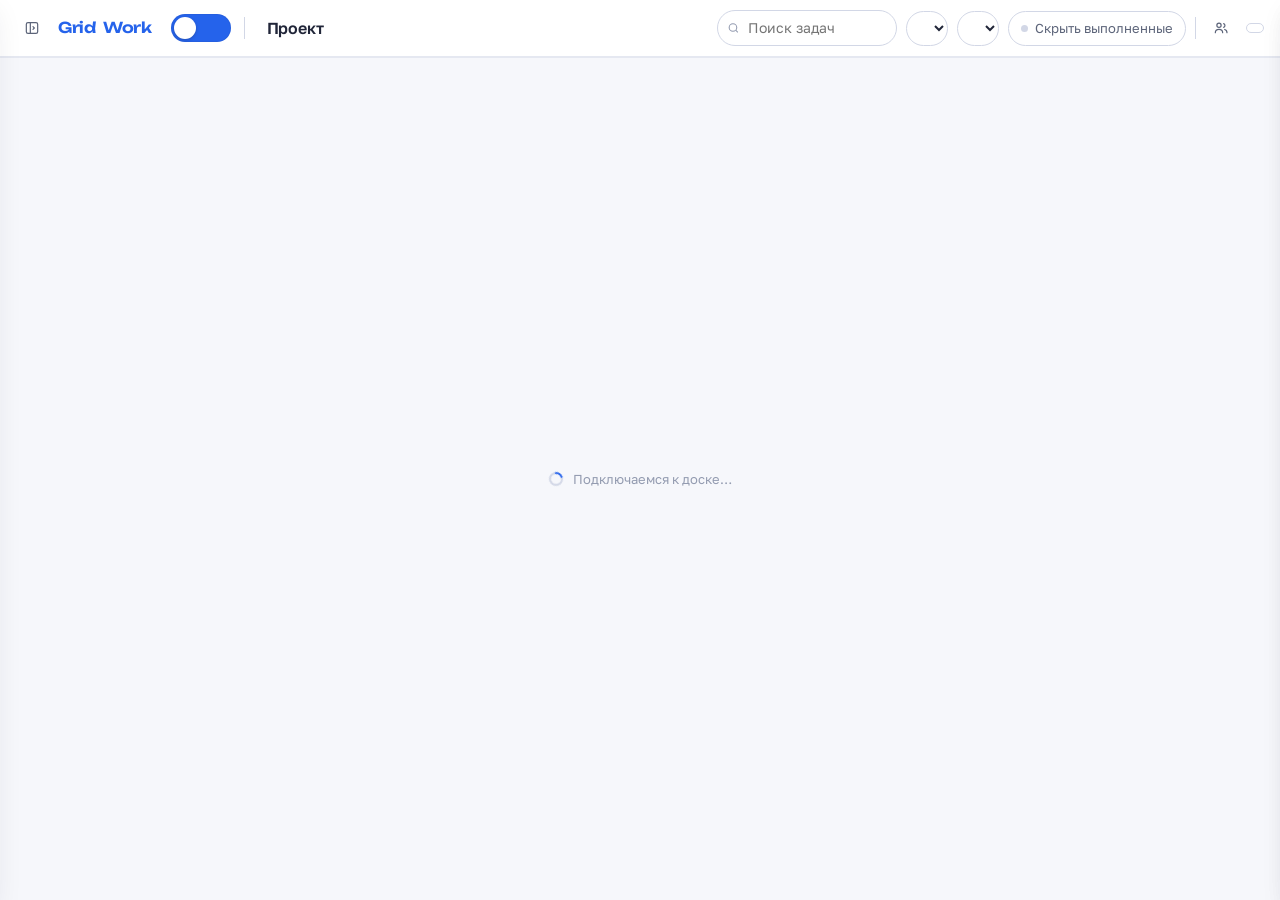
<file: index.html>
<!doctype html>
<html lang="ru">
<head>
<meta charset="utf-8">
<meta http-equiv="Content-Security-Policy" content="default-src 'self'; object-src 'none'; base-uri 'none'; form-action 'none'">
<title>Grid</title>
<meta http-equiv="refresh" content="0; url=grid.html">
<link rel="canonical" href="grid.html">
</head>
<body>
<p>Открываем доску… <a href="grid.html">Grid</a></p>
</body>
</html>
</file>
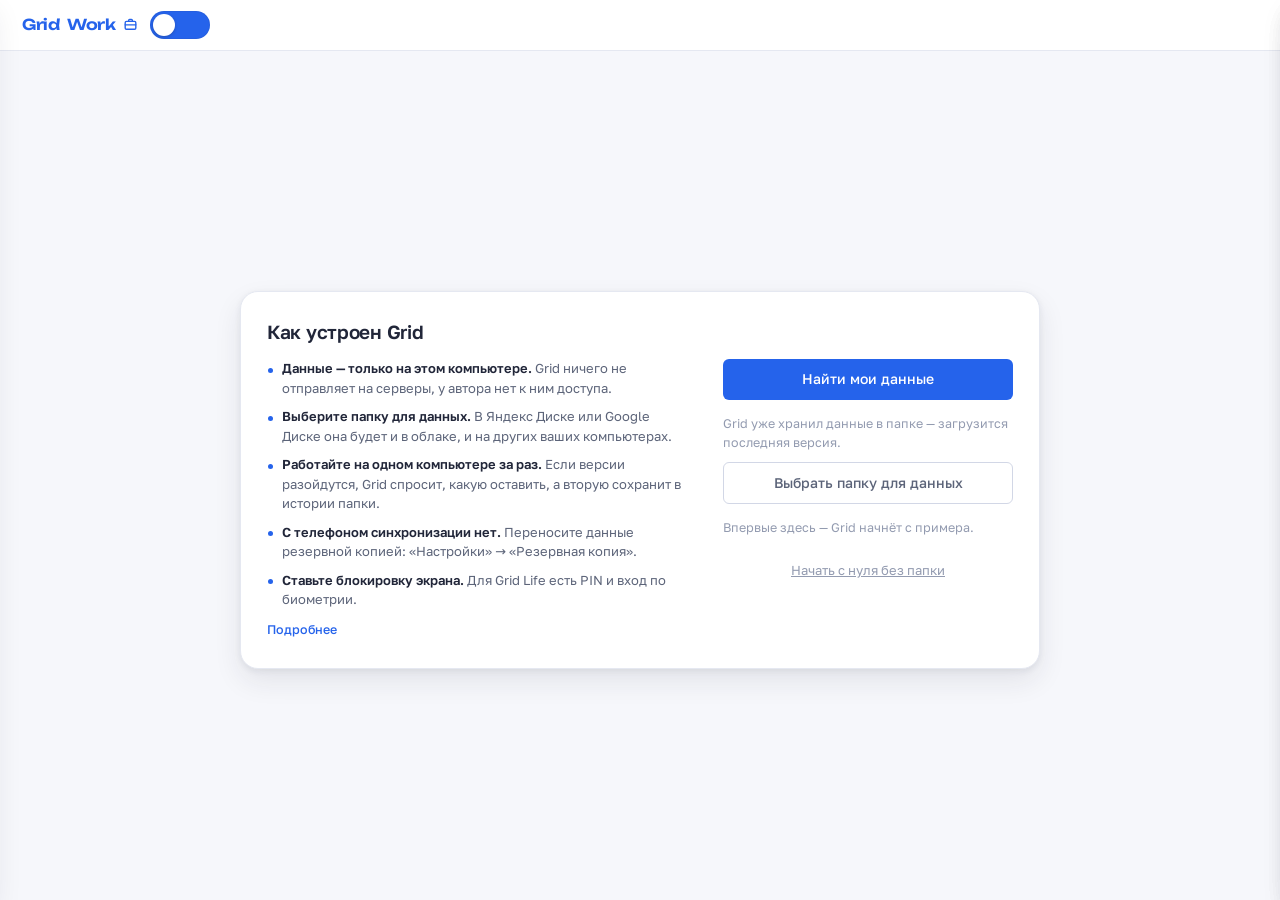
<file: grid.html>
<!doctype html>
<html lang="ru">
<head>
<meta charset="utf-8">
<!-- Политика безопасности: скрипты, стили, шрифты, картинки и запросы — только с самого сайта
     (картинки ещё data: и blob: — фото профиля и вложения на устройстве). Ссылки, которые человек
     открывает сам (Telegram, Google Календарь), политика не трогает. Встроенных скриптов нет:
     код — в grid-mode.js, grid.js и life.js. При совместной работе (collab) сюда нужно добавить сервер:
     script-src https://cdn.jsdelivr.net; connect-src https://*.supabase.co wss://*.supabase.co;
     img-src https://*.supabase.co (превью вложений по подписанной ссылке). -->
<meta http-equiv="Content-Security-Policy" content="default-src 'self'; script-src 'self'; style-src 'self' 'unsafe-inline'; img-src 'self' data: blob:; media-src 'self' blob:; font-src 'self'; connect-src 'self'; worker-src 'self'; manifest-src 'self'; object-src 'none'; base-uri 'none'; form-action 'none'; frame-src 'none'">
<meta name="viewport" content="width=device-width,initial-scale=1,viewport-fit=cover">
<meta name="description" content="Grid Work — Kanban-доски с проектами, Гантом и календарём. Grid Life — личный календарь задач. Всё работает на этом устройстве, без интернета.">
<meta name="theme-color" content="#FFFFFF">
<meta name="mobile-web-app-capable" content="yes">
<title>Grid</title>
<link rel="manifest" href="manifest.webmanifest">
<link rel="icon" href="icons/grid-192.png">
<link rel="apple-touch-icon" href="icons/apple-touch-icon.png">
<link rel="stylesheet" href="fonts/fonts.css">
<link rel="stylesheet" href="life.css">
<script src="grid.config.js"></script>
<script src="grid-mode.js"></script>
<style>
/* ───────────────── светлая пастельная тема ───────────────── */
:root{
  color-scheme:light;
  --ground:#F6F7FB;
  --track:#EDEFF6;
  --surface:#FFFFFF;
  --surface-2:#FAFBFD;
  --ink:#212639;
  --ink-2:#5C6479;
  --ink-3:#939BB0;
  --line:#E5E8F1;
  --line-2:#D2D7E6;

  /* акцент режима: Grid Work — синий, Grid Life — зелёный (ниже) */
  --accent:#2563EB;
  --accent-hov:#1D4ED8;
  --accent-soft:#EAF1FE;
  --accent-ink:#FFFFFF;

  --p-low:#7B8AAD;    --p-low-soft:#EAEEF7;
  --p-med:#B4831F;    --p-med-soft:#FAF1DA;
  --p-high:#CC6229;   --p-high-soft:#FBEADD;
  --p-urgent:#C93A50; --p-urgent-soft:#FBE2E6;

  --danger:#C93A50;   --danger-soft:#FBE2E6;
  --warn:#B4831F;

  /* общая палитра типов, статусов, заметок и карточек: --k-* яркий (иконка,
     точка), --h-* светлый оттенок (фон), --h-*-ink тёмный текст (контраст на
     светлом фоне не ниже 4.5:1) */
  --k-blue:#3B82F6;   --h-blue:#DBEAFE;   --h-blue-ink:#1E40AF;
  --k-sky:#0EA5E9;    --h-sky:#E0F2FE;    --h-sky-ink:#075985;
  --k-teal:#14B8A6;   --h-teal:#CCFBF1;   --h-teal-ink:#115E59;
  --k-green:#22C55E;  --h-green:#DCFCE7;  --h-green-ink:#166534;
  --k-yellow:#EAB308; --h-yellow:#FEF9C3; --h-yellow-ink:#854D0E;
  --k-orange:#F97316; --h-orange:#FFEDD5; --h-orange-ink:#9A3412;
  --k-red:#EF4444;    --h-red:#FEE2E2;    --h-red-ink:#991B1B;
  --k-pink:#EC4899;   --h-pink:#FCE7F3;   --h-pink-ink:#9D174D;
  --k-purple:#A855F7; --h-purple:#F3E8FF; --h-purple-ink:#6B21A8;
  --k-gray:#6B7280;   --h-gray:#F3F4F6;   --h-gray-ink:#374151;

  /* шапки колонок: пастельный ряд (тёмный текст) и насыщенный (белый текст) */
  --c-red:#F4A9A8; --c-orange:#F7C08E; --c-yellow:#F6DC7E; --c-green:#ACD79B; --c-teal:#90D8CE;
  --c-blue:#AECAF6; --c-purple:#CFB8F3; --c-pink:#F3ADD0;
  --v-slate:#4B5568; --v-red:#D42F3B; --v-orange:#C04E0A; --v-yellow:#F2C200; --v-green:#2A8035;
  --v-teal:#0B7F73; --v-blue:#2563D9; --v-purple:#7E3FD4; --v-pink:#C2307A;

  --sh-1:0 1px 2px rgba(33,38,57,.05), 0 2px 8px rgba(33,38,57,.045);
  --sh-2:0 2px 6px rgba(33,38,57,.07), 0 12px 28px rgba(33,38,57,.09);
  --sh-drag:0 14px 34px rgba(33,38,57,.20);
  --focus:0 0 0 2px var(--surface), 0 0 0 4px var(--accent);

  --r-s:6px; --r-m:10px; --r-l:14px;
  --f-ui:"Golos Text","Segoe UI",system-ui,-apple-system,sans-serif;
  --f-dis:"Unbounded","Golos Text","Segoe UI",system-ui,sans-serif;
  --f-mono:"JetBrains Mono","Cascadia Mono",ui-monospace,monospace;
}

:root[data-mode="life"]{--accent:#167A38;--accent-hov:#12652E;--accent-soft:#E6F4EA}
/* зарегистрированные цвета плавно перетекают при смене режима */
@property --accent{syntax:"<color>";inherits:true;initial-value:#2563EB}
@property --accent-hov{syntax:"<color>";inherits:true;initial-value:#1D4ED8}
@property --accent-soft{syntax:"<color>";inherits:true;initial-value:#EAF1FE}
:root{transition:--accent .3s,--accent-hov .3s,--accent-soft .3s}
:root[data-mode="life"] .work-only,:root[data-mode="work"] .life-only{display:none !important}

*,*::before,*::after{box-sizing:border-box}
[hidden]{display:none !important}
img{max-width:100%}
body{margin:0;background:var(--ground);color:var(--ink);font-family:var(--f-ui);
  font-size:14px;line-height:1.45;-webkit-font-smoothing:antialiased}
button,input,select,textarea{font:inherit;color:inherit}
button{cursor:pointer;background:none;border:none;padding:0}
:focus-visible{outline:none;box-shadow:var(--focus);border-radius:var(--r-s)}
.mono{font-family:var(--f-mono);font-variant-numeric:tabular-nums;letter-spacing:-.02em}
@media (prefers-reduced-motion: reduce){*{animation-duration:.01ms !important;transition-duration:.01ms !important}}

/* ───────────────── каркас ───────────────── */
/* viewport-fit=cover: приложение рисуется до краёв экрана, а от выреза, полосы
   «домой» и скруглений его отодвигают безопасные отступы iOS */
.app{height:100dvh;display:flex;flex-direction:column;overflow:hidden;
  padding-left:env(safe-area-inset-left);padding-right:env(safe-area-inset-right)}

.rail{display:flex;align-items:center;gap:13px;flex-wrap:wrap;
  padding:calc(10px + env(safe-area-inset-top)) 16px 10px;background:var(--surface);border-bottom:1px solid var(--line);
  position:relative;z-index:30}
/* логотип — надпись, не кнопка: панель открывает только иконка слева */
.mark{font-family:var(--f-dis);font-weight:600;font-size:15px;letter-spacing:-.02em;
  color:var(--accent);white-space:nowrap;display:inline-flex;align-items:center;gap:7px;
  padding:4px 6px;user-select:none;-webkit-user-select:none}
/* значок режима после названия: портфель у Work, листок у Life */
.mark-ic{display:inline-flex}
.mark-ic svg{width:15px;height:15px;fill:none;stroke:currentColor;stroke-width:2.2;
  stroke-linecap:round;stroke-linejoin:round}
.rail-sep{width:1px;height:22px;background:var(--line-2);flex:none}
.brand{display:flex;align-items:center;gap:4px;flex:none}
/* переключатель режимов в духе iPhone: слева Work, справа Life */
.mode-switch{position:relative;width:60px;height:28px;border-radius:99px;flex:none;margin-left:2px;
  background:var(--accent);box-shadow:inset 0 0 0 1px rgba(33,38,57,.06)}
.mode-switch::before{content:"";position:absolute;inset:-8px -4px}
.mode-switch .knob{position:absolute;top:3px;left:3px;width:22px;height:22px;border-radius:50%;background:#fff;
  box-shadow:0 1px 3px rgba(33,38,57,.3);transition:transform .25s cubic-bezier(.32,.72,.3,1)}
:root[data-mode="life"] .mode-switch .knob{transform:translateX(32px)}
.mode-in{animation:modeIn .24s cubic-bezier(.32,.72,.3,1)}
@keyframes modeIn{from{opacity:0;transform:translateY(6px)}}

.b-title{font-size:16px;font-weight:600;letter-spacing:-.01em;padding:3px 8px;
  border-radius:var(--r-s);border:1px solid transparent;max-width:30ch;
  overflow:hidden;text-overflow:ellipsis;white-space:nowrap;text-align:left}
.b-title:hover{border-color:var(--line-2);background:var(--ground)}
/* переименовать проект может только владелец */
.b-title:disabled{color:inherit;cursor:default;border-color:transparent;background:none}
.b-title-in{font-size:16px;font-weight:600;padding:3px 8px;border-radius:var(--r-s);
  border:1px solid var(--accent);background:var(--surface);width:26ch}

.tally{display:flex;align-items:center;gap:9px;color:var(--ink-3);font-size:12px}
.tally .bar{width:60px;height:5px;border-radius:99px;background:var(--line-2);overflow:hidden}
.tally .bar i{display:block;height:100%;background:var(--accent);border-radius:99px;transition:width .3s}

.rail-right{margin-left:auto;display:flex;align-items:center;gap:9px;flex-wrap:wrap}
.search{position:relative}
.search input{width:180px;padding:7px 11px 7px 30px;border-radius:99px;
  border:1px solid var(--line-2);background:var(--surface);transition:border-color .15s}
.search input:focus{border-color:var(--accent);outline:none;box-shadow:none}
.search svg{position:absolute;left:10px;top:50%;transform:translateY(-50%);
  width:13px;height:13px;stroke:var(--ink-3);fill:none;stroke-width:2}
select.pick{padding:7px 10px;border-radius:99px;border:1px solid var(--line-2);
  background:var(--surface);cursor:pointer;max-width:170px}
.toggle{display:inline-flex;align-items:center;gap:7px;padding:7px 12px;border-radius:99px;
  border:1px solid var(--line-2);background:var(--surface);color:var(--ink-2);
  font-size:13px;white-space:nowrap;transition:all .15s}
.toggle[aria-pressed="true"]{background:var(--accent-soft);border-color:var(--accent);color:var(--accent)}
.toggle .dot{width:7px;height:7px;border-radius:50%;background:var(--line-2)}
.toggle[aria-pressed="true"] .dot{background:var(--accent)}

.here{display:flex;align-items:center;gap:8px}
.here-lbl{font-size:11px;color:var(--ink-3);text-transform:uppercase;letter-spacing:.07em;
  font-weight:500;white-space:nowrap}
.stack{display:flex}
.stack .av{margin-left:-7px;border:2px solid var(--surface)}
.stack .av:first-child{margin-left:0}
.av{width:27px;height:27px;border-radius:50%;flex:none;display:grid;place-items:center;
  font-size:11px;font-weight:600;color:#fff;background:var(--ink-3);text-transform:uppercase}
.av.sm{width:22px;height:22px;font-size:10px}
.av.ghost{background:transparent;color:var(--ink-3);border:1px dashed var(--line-2)}
.av.lg{width:44px;height:44px;font-size:16px}
.me-btn{display:inline-flex;align-items:center;gap:8px;padding:4px 12px 4px 4px;
  border-radius:99px;border:1px solid var(--line-2);background:var(--surface);
  font-size:13px;font-weight:500;max-width:160px}
.me-btn span{overflow:hidden;text-overflow:ellipsis;white-space:nowrap}
.me-btn:hover{border-color:var(--accent)}

.icon-btn{width:32px;height:32px;border-radius:var(--r-s);display:grid;place-items:center;
  color:var(--ink-2);border:1px solid transparent;transition:all .15s;flex:none}
.icon-btn:hover{background:var(--ground);border-color:var(--line-2);color:var(--ink)}
.icon-btn svg{width:16px;height:16px;fill:none;stroke:currentColor;stroke-width:1.8;
  stroke-linecap:round;stroke-linejoin:round}

/* плашка над доской: пример при первом запуске или напоминание о резервной копии */
.notice{display:flex;align-items:center;flex-wrap:wrap;gap:8px 14px;padding:9px 16px;font-size:12.5px;line-height:1.45;
  background:var(--accent-soft);color:var(--ink);border-bottom:1px solid var(--line)}
.notice b{font-weight:600}
.notice>span:first-child{flex:1 1 320px;min-width:0}
.notice .row{display:flex;gap:8px;flex-wrap:wrap}
.notice .btn{padding:6px 12px;font-size:12.5px}
.notice .btn.ghost{border:1px solid var(--line-2);background:var(--surface)}

/* ───────────────── вкладки ───────────────── */
.tabs{display:flex;align-items:center;gap:2px;padding:0 16px;background:var(--surface);
  border-bottom:1px solid var(--line);flex:none;overflow-x:auto;scrollbar-width:none}
.tabs::-webkit-scrollbar{display:none}
.tab{display:inline-flex;align-items:center;gap:7px;padding:9px 13px;font-size:13px;
  font-weight:500;color:var(--ink-3);border-bottom:2px solid transparent;white-space:nowrap;
  transition:color .15s,border-color .15s}
.tab:hover{color:var(--ink-2)}
.tab[aria-selected="true"]{color:var(--accent);border-bottom-color:var(--accent)}
.tab svg{width:14px;height:14px;fill:none;stroke:currentColor;stroke-width:1.9;
  stroke-linecap:round;stroke-linejoin:round}
.tab .n{font-family:var(--f-mono);font-size:11px;color:var(--ink-3)}

.main{flex:1;min-height:0;display:flex;flex-direction:column;overflow:hidden}

/* ───────────────── доска ───────────────── */
.board{flex:1;min-height:0;display:flex;align-items:stretch;gap:12px;
  padding:14px 16px calc(16px + env(safe-area-inset-bottom));overflow-x:auto;overflow-y:hidden;scrollbar-width:thin}
.track{flex:0 0 306px;min-height:0;display:flex;flex-direction:column;
  background:var(--track);border-radius:var(--r-l);overflow:hidden}
.track.drag-src{opacity:.35}
/* цвет шапки приходит парой --hb (фон) / --hi (текст) из HUES */
.track-head{display:flex;align-items:center;gap:8px;padding:11px 8px 10px 12px;
  background:var(--hb,var(--line));color:var(--hi,var(--ink));cursor:grab;user-select:none;flex:none;
  touch-action:none}
.track-head:active{cursor:grabbing}
.track-head .icon-btn{color:inherit}
.track-head .icon-btn:hover{background:rgba(255,255,255,.35);border-color:transparent;color:inherit}
.track-head.vivid .track-count{background:rgba(255,255,255,.22)}
.track-head.vivid .icon-btn:hover{background:rgba(255,255,255,.2)}
.grip{width:9px;height:14px;flex:none;opacity:.4;
  background-image:radial-gradient(circle,currentColor 1.1px,transparent 1.2px);
  background-size:4.5px 4.5px}
/* название, сразу за ним счётчик, «⋮» — у правого края */
.track-name{font-weight:600;font-size:13.5px;flex:0 1 auto;min-width:0;color:inherit;
  overflow:hidden;text-overflow:ellipsis;white-space:nowrap;text-align:left;
  padding:2px 4px;border-radius:4px;border:1px solid transparent;cursor:text}
.track-name:hover{border-color:currentColor}
.track-name-in{flex:1;min-width:0;font-weight:600;font-size:13.5px;padding:2px 5px;
  border-radius:4px;border:1px solid var(--accent);background:var(--surface);color:var(--ink)}
.track-count{font-size:11.5px;flex:none;padding:1px 6px;border-radius:99px;margin-left:-2px;
  background:rgba(255,255,255,.6);color:inherit}
.track-head .icon-btn{margin-left:auto}
.track-body{flex:1;min-height:44px;overflow-y:auto;overflow-x:hidden;padding:8px;
  display:flex;flex-direction:column;gap:8px;scrollbar-width:thin}
.track-body.hot{background:var(--accent-soft)}

/* «+ Задача» живёт внутри списка, сразу под последней карточкой */
.add-card{padding:7px 8px;border-radius:var(--r-m);color:var(--ink-3);flex:none;
  font-size:13px;text-align:left;display:flex;align-items:center;gap:7px;transition:all .15s}
.add-card:hover{background:var(--surface);color:var(--ink);box-shadow:var(--sh-1)}
.add-track{flex:0 0 240px;align-self:flex-start;border:1.5px dashed var(--line-2);
  border-radius:var(--r-l);padding:14px;color:var(--ink-3);font-size:13.5px;
  display:flex;align-items:center;justify-content:center;gap:8px;transition:all .15s}
.add-track:hover{border-color:var(--accent);color:var(--accent);background:var(--accent-soft)}

/* ───────────────── карточка ───────────────── */
.card{position:relative;background:var(--surface);border-radius:var(--r-m);
  padding:10px 11px 9px 15px;box-shadow:var(--sh-1);cursor:pointer;flex:none;
  display:flex;flex-direction:column;gap:8px;transition:box-shadow .15s}
.card:hover{box-shadow:var(--sh-2)}
.card::before{content:"";position:absolute;left:5px;top:10px;bottom:10px;width:3px;
  border-radius:99px;background:var(--pc,var(--line-2))}
.card{background:var(--cb,var(--surface))}
.card.is-done{background:var(--cb,var(--surface-2))}
.c-pin{flex:none;width:15px;height:15px;margin-top:2px;color:var(--ink-3);display:grid;place-items:center}
.c-pin svg{width:14px;height:14px;fill:none;stroke:currentColor;stroke-width:2;stroke-linecap:round;stroke-linejoin:round}
.card.is-done::before{background:var(--line-2)}
.card.drag-src{opacity:.32}
.card-top{display:flex;align-items:flex-start;gap:9px}
.check{width:17px;height:17px;flex:none;margin-top:1px;border-radius:5px;
  border:1.6px solid var(--line-2);background:var(--surface);display:grid;place-items:center;
  transition:all .15s;padding:0}
.check:hover{border-color:var(--accent)}
.check svg{width:11px;height:11px;stroke:var(--accent-ink);fill:none;stroke-width:2.6;
  stroke-linecap:round;stroke-linejoin:round;opacity:0}
.check[aria-checked="true"]{background:var(--accent);border-color:var(--accent)}
.check[aria-checked="true"] svg{opacity:1}
.c-title{font-size:13.5px;line-height:1.4;font-weight:500;word-break:break-word;flex:1}
.is-done .c-title{text-decoration:line-through;text-decoration-thickness:1.5px;
  text-decoration-color:var(--ink-3);color:var(--ink-3);font-weight:400}

.chips{display:flex;flex-wrap:wrap;gap:5px;align-items:center}
/* чип не сжимаем: иначе узкий счётчик схлопывается и разъезжается на две строки */
.chips>.chip{flex:0 0 auto}
.chip{display:inline-flex;flex-wrap:nowrap;align-items:center;gap:5px;padding:2px 7px;
  border-radius:5px;font-size:11.5px;font-weight:500;background:var(--ground);
  color:var(--ink-2);white-space:nowrap;line-height:1.5;max-width:100%}
.chip .pip{width:6px;height:6px;border-radius:50%;background:currentColor;flex:none}
.chip.prio{color:var(--pc)}
.chip.prio.loud{background:var(--pcs)}
.chip.due{font-family:var(--f-mono);font-size:11px}
.chip.due.soon{background:var(--p-med-soft);color:var(--warn)}
.chip.due.late{background:var(--danger-soft);color:var(--danger)}
/* имя badge выбрано намеренно: subs и talk заняты блоками подзадач и комментариев */
.chip.badge{font-family:var(--f-mono);font-size:11px}
/* метка типа и статуса: светлый фон --kb, тёмный текст --kt, яркие иконка и точка --ki */
.chip.kind,.chip.st{background:var(--kb,var(--accent-soft));color:var(--kt,var(--accent));
  overflow:hidden;text-overflow:ellipsis}
.chip.kind svg{stroke:var(--ki,currentColor)}
.chip.st::before{content:"";width:6px;height:6px;border-radius:50%;flex:none;background:var(--ki,var(--accent))}
.chip svg{width:11px;height:11px;fill:none;stroke:currentColor;stroke-width:1.9;
  stroke-linecap:round;stroke-linejoin:round;flex:none}
.card-foot{display:flex;align-items:center;gap:9px}
.card-foot .sp{flex:1}
.mini-bar{flex:1;height:3px;border-radius:99px;background:var(--line);overflow:hidden}
.mini-bar i{display:block;height:100%;background:var(--accent);border-radius:99px}
.kebab{width:24px;height:24px;margin:-3px -6px -3px 0;border-radius:var(--r-s);flex:none;
  display:grid;place-items:center;color:var(--ink-3)}
.kebab:hover{background:var(--ground);color:var(--ink)}
.kebab svg{width:15px;height:15px;fill:currentColor}
/* полоса подзадач: иконка, прогресс «3/11» и стрелка раскрытия */
.subs-bar{flex:1;display:flex;align-items:center;gap:7px;color:var(--ink-3);font-size:11px;min-width:0}
.subs-bar svg{width:13px;height:13px;flex:none;fill:none;stroke:currentColor;stroke-width:1.8;
  stroke-linecap:round;stroke-linejoin:round}
.subs-bar .mini-bar{height:4px}
.expand{width:26px;height:26px;margin:-4px -6px -4px -2px;border-radius:var(--r-s);flex:none;
  display:grid;place-items:center;color:var(--ink-2)}
.expand:hover{background:var(--ground);color:var(--ink)}
.expand svg{width:15px;height:15px;fill:none;stroke:currentColor;stroke-width:2;
  stroke-linecap:round;stroke-linejoin:round;transition:transform .2s}
.expand[aria-expanded="true"] svg{transform:rotate(180deg)}
/* задача с подзадачами: карточки подзадач идут под ней с отступом и линией слева.
   Класс child, а не sub: sub уже занят строкой подзадачи в панели */
.cgroup{display:flex;flex-direction:column;flex:none}
.subcards{display:flex;flex-direction:column;gap:6px;margin:6px 0 0 9px;padding-left:9px;
  border-left:2px solid var(--line-2)}
/* компактные карточки — настройка «Отображение» */
:root[data-density="compact"] #main .track-body{gap:5px}
:root[data-density="compact"] #main .card{padding:7px 9px 6px 13px;gap:5px}
:root[data-density="compact"] #main .card::before{top:7px;bottom:7px}
:root[data-density="compact"] #main .c-title{font-size:13px;line-height:1.35}
:root[data-density="compact"] #main .chips{gap:4px}
:root[data-density="compact"] #main .chip{font-size:10.5px;padding:1px 6px}
.card.child{padding:8px 10px 7px 14px;gap:6px}
.card.child .c-title{font-size:13px}
.card.child::before{top:8px;bottom:8px}

.composer{background:var(--surface);border-radius:var(--r-m);box-shadow:var(--sh-2);
  padding:9px;display:flex;flex-direction:column;gap:8px;flex:none}
.composer textarea{width:100%;resize:none;border:none;background:none;font-size:13.5px;
  line-height:1.4;min-height:44px;outline:none;font-family:inherit}
.composer .row{display:flex;gap:6px;align-items:center}
.btn{padding:6px 13px;border-radius:var(--r-s);font-size:13px;font-weight:500;
  background:var(--accent);color:var(--accent-ink);transition:background .15s}
.btn:hover{background:var(--accent-hov)}
.btn.ghost{background:transparent;color:var(--ink-2)}
.btn.ghost:hover{background:var(--ground);color:var(--ink)}
.btn.danger{background:transparent;color:var(--danger)}
.btn.danger:hover{background:var(--danger-soft)}
.hint{font-size:11px;color:var(--ink-3);margin-left:auto;font-family:var(--f-mono)}

.empty{margin:auto;text-align:center;padding:40px 20px;max-width:46ch}
.empty h2{font-family:var(--f-dis);font-weight:600;font-size:21px;margin:0 0 10px;
  letter-spacing:-.02em;text-wrap:balance}
.empty p{color:var(--ink-2);margin:0 0 20px}
.skeleton{margin:auto;color:var(--ink-3);font-size:13px;display:flex;align-items:center;gap:10px}
.spin{width:14px;height:14px;border:2px solid var(--line-2);border-top-color:var(--accent);
  border-radius:50%;animation:sp .7s linear infinite}
@keyframes sp{to{transform:rotate(360deg)}}

/* ───────────────── Гант ───────────────── */
.pane{flex:1;min-height:0;overflow:auto;padding:16px 16px calc(16px + env(safe-area-inset-bottom))}
/* без боковых отступов: иначе липкая колонка «Задача» стоит не у самого края
   прокрутки и в зазор слева видны уезжающие под неё даты */
.pane.wide{padding:16px 0 calc(16px + env(safe-area-inset-bottom))}
.gantt{min-width:max-content;font-size:12.5px}
/* обе строки шапки липнут как одно целое: по отдельности они обе вставали
   на top:0 и накрывали друг друга */
.g-head{position:sticky;top:0;z-index:4;width:max-content;background:var(--ground)}
.g-row{display:grid;width:max-content;align-items:center;border-bottom:1px solid var(--line)}
.g-row.head{background:var(--ground);border-bottom:1px solid var(--line-2)}
/* каждый элемент строки размещаем явно: при смешении явных и авто-ячеек
   grid уводил название задачи во вторую строку */
/* align-self:stretch обязателен: иначе пустая ячейка во второй строке шапки
   ниже самой строки и уезжающие под неё даты просвечивают сверху и снизу */
.g-name{grid-column:1;grid-row:1;align-self:stretch;padding:7px 10px 7px 16px;
  overflow:hidden;text-overflow:ellipsis;white-space:nowrap;position:sticky;left:0;
  background:var(--ground);z-index:3;display:flex;align-items:center;gap:7px}
.g-row.head .g-name{font-size:11px;text-transform:uppercase;letter-spacing:.07em;
  color:var(--ink-3);font-weight:600}
.g-name .dot{width:7px;height:7px;border-radius:50%;flex:none;background:var(--pc)}
.g-name.done{color:var(--ink-3);text-decoration:line-through}
.g-day{grid-row:1;text-align:center;font-family:var(--f-mono);font-size:10.5px;
  color:var(--ink-3);padding:6px 0;border-left:1px solid var(--line);line-height:1.3}
.g-day.we{background:var(--track)}
.g-day.today{background:var(--accent-soft);color:var(--accent);font-weight:500}
.g-cell{height:34px;border-left:1px solid var(--line);grid-row:1}
.g-cell.we{background:var(--track)}
.g-cell.today{background:var(--accent-soft)}
/* начало недели — линия чуть темнее */
.g-cell.wk{border-left-color:var(--line-2)}
.g-day.wk{box-shadow:inset 1px 0 0 var(--line-2)}
.g-bar{grid-row:1;height:19px;border-radius:99px;background:var(--pc);align-self:center;
  margin:0 2px;display:flex;align-items:center;padding:0 8px;color:#fff;font-size:11px;
  font-weight:500;overflow:hidden;white-space:nowrap;z-index:1}
.g-bar.done{background:var(--line-2);color:var(--ink-2)}
.g-mon{grid-row:1;padding:4px 0 4px 5px;font-size:11px;font-weight:600;color:var(--ink-2);
  border-left:1px solid var(--line-2);text-transform:capitalize;overflow:hidden;white-space:nowrap}

/* ───────────────── календарь ───────────────── */
/* панель видов и навигации — общая с Grid Life (life.css), сетки свои */
.wc{flex:1;min-height:0;display:flex;flex-direction:column}
.wc-scroll{flex:1;min-height:0;overflow-y:auto;overflow-x:hidden}
.wc-in{max-width:1100px;margin:0 auto;padding:10px 12px 28px;display:flex;flex-direction:column;gap:16px}
.wm-head{display:grid;grid-template-columns:repeat(7,minmax(0,1fr))}
.wm-head span{font-size:11px;text-transform:uppercase;letter-spacing:.06em;color:var(--ink-3);text-align:center;padding:4px 0 6px}
.wm-grid{display:flex;flex-direction:column;gap:1px;background:var(--line);border:1px solid var(--line);border-radius:var(--r-l);overflow:hidden}
/* неделя месяца: ряд чисел, три дорожки полос и строка «ещё N» */
.wm-week{display:grid;grid-template-columns:repeat(7,minmax(0,1fr));grid-template-rows:30px repeat(3,25px) 20px;column-gap:1px;background:var(--line)}
.wm-day{grid-row:1/-1;background:var(--surface);display:flex;flex-direction:column;align-items:flex-start;padding:3px 5px;min-width:0;text-align:left}
.wm-day.out{background:var(--surface-2)}
.wm-day.out .wm-n{color:var(--ink-3)}
.wm-day.sel{box-shadow:inset 0 0 0 2px var(--accent)}
.wm-n{font-size:12.5px;font-weight:600;width:24px;height:24px;border-radius:50%;display:grid;place-items:center;flex:none}
.wm-day.today .wm-n{background:var(--accent);color:var(--accent-ink)}
.wm-dots{display:none}
/* полоса задачи — цвет типа: светлый фон, яркая кромка слева, тёмный текст */
.wm-bar,.ww-bar{z-index:1;min-width:0;height:22px;margin:1px 3px;padding:0 6px;border-radius:5px;text-align:left;
  font-size:11.5px;font-weight:500;line-height:22px;white-space:nowrap;overflow:hidden;text-overflow:ellipsis;
  background:var(--kb);color:var(--kt);border-left:3px solid var(--ki)}
.wm-bar:hover,.ww-bar:hover{filter:brightness(.97)}
.wm-bar.cl,.ww-bar.cl{margin-left:0;border-left-width:0;border-top-left-radius:0;border-bottom-left-radius:0}
.wm-bar.cr,.ww-bar.cr{margin-right:0;border-top-right-radius:0;border-bottom-right-radius:0}
.wm-bar.done,.ww-bar.done{text-decoration:line-through;opacity:.6}
.wm-more{z-index:1;font-size:11px;color:var(--ink-3);padding:2px 6px;pointer-events:none;white-space:nowrap}
.wc-day{display:flex;flex-direction:column;gap:6px}
.wc-day .lday-t{margin:0;padding:4px 2px}
.ww-head{display:grid;grid-template-columns:repeat(7,minmax(0,1fr));border-bottom:1px solid var(--line)}
.ww-dh{display:flex;flex-direction:column;align-items:center;gap:2px;padding:6px 0;font-size:11px;color:var(--ink-3);text-transform:uppercase}
.ww-dh b{width:32px;height:32px;border-radius:50%;display:grid;place-items:center;font-size:16px;font-weight:600;color:var(--ink);text-transform:none}
.ww-dh.today b{background:var(--accent);color:var(--accent-ink)}
.ww-body{display:grid;grid-template-columns:repeat(7,minmax(0,1fr));grid-template-rows:repeat(var(--lanes),28px) minmax(220px,1fr);
  column-gap:1px;background:var(--line);min-height:55vh;border-bottom:1px solid var(--line)}
.ww-col{grid-row:1/-1;background:var(--surface)}
.ww-col.today{background:var(--accent-soft)}
.ww-bar{height:24px;line-height:24px;margin:2px 3px}
.wd{display:flex;flex-direction:column;gap:8px;max-width:760px;width:100%;margin:0 auto}
.cal{max-width:760px;margin:0 auto;display:flex;flex-direction:column;gap:22px}
.cal-day{display:grid;grid-template-columns:104px 1fr;gap:16px;align-items:start}
.cal-week{font-size:11px;text-transform:uppercase;letter-spacing:.08em;color:var(--ink-3);font-weight:600;
  margin-bottom:-10px;padding-bottom:6px;border-bottom:1px solid var(--line)}
.cal-when{padding-top:2px}
.cal-when .d{font-family:var(--f-dis);font-size:20px;font-weight:600;letter-spacing:-.02em;
  line-height:1.1}
.cal-when .m{font-size:12px;color:var(--ink-3);text-transform:capitalize}
.cal-when.late .d{color:var(--danger)}
.cal-when.today .d{color:var(--accent)}
.cal-list{display:flex;flex-direction:column;gap:4px;min-width:0}
.cal-item{display:flex;align-items:center;gap:10px;padding:8px 10px;border-radius:var(--r-m);
  background:var(--surface);box-shadow:var(--sh-1);cursor:pointer}
.cal-item:hover{box-shadow:var(--sh-2)}
.cal-item .dot{width:7px;height:7px;border-radius:50%;flex:none;background:var(--pc)}
.cal-item .t{flex:1;min-width:0;overflow:hidden;text-overflow:ellipsis;white-space:nowrap}
.cal-item.done .t{text-decoration:line-through;color:var(--ink-3)}
.cal-item .metas{display:flex;gap:10px;min-width:0}
.cal-item .meta{font-size:11.5px;color:var(--ink-3);white-space:nowrap}
.cal-when .ms{display:none}

/* ───────────────── заметки и файлы ───────────────── */
.notes{max-width:760px;margin:0 auto;display:flex;flex-direction:column;gap:26px}
.sect-h{display:flex;align-items:center;gap:9px;margin-bottom:9px}
.sect-h h3{font-size:12px;text-transform:uppercase;letter-spacing:.08em;color:var(--ink-3);
  font-weight:600;margin:0}
.sect-h .n{font-family:var(--f-mono);font-size:11.5px;color:var(--ink-3)}
.sect-h .bar{flex:1;height:4px;border-radius:99px;background:var(--line);overflow:hidden;max-width:110px}
.sect-h .bar i{display:block;height:100%;background:var(--accent);border-radius:99px;transition:width .25s}
.sect-h .sp{flex:1}
.note-area{width:100%;min-height:190px;resize:vertical;padding:13px 15px;
  border-radius:var(--r-l);border:1px solid var(--line-2);background:var(--surface);
  font-size:14px;line-height:1.6;outline:none;font-family:inherit}
.note-area:focus{border-color:var(--accent)}
.files{display:flex;flex-direction:column;gap:6px}
.file{display:flex;align-items:center;gap:10px;padding:9px 11px;border-radius:var(--r-m);
  background:var(--surface);box-shadow:var(--sh-1)}
.file .ic{width:30px;height:30px;border-radius:8px;background:var(--accent-soft);
  color:var(--accent);display:grid;place-items:center;flex:none}
.file .ic svg{width:14px;height:14px;fill:none;stroke:currentColor;stroke-width:1.8;
  stroke-linecap:round;stroke-linejoin:round}
.file .nm{flex:1;min-width:0}
.file .nm b{display:block;font-weight:500;font-size:13.5px;overflow:hidden;
  text-overflow:ellipsis;white-space:nowrap}
.file .nm span{font-size:11.5px;color:var(--ink-3);font-family:var(--f-mono)}
.file .x{color:var(--ink-3);width:26px;height:26px;border-radius:5px;display:grid;
  place-items:center;flex:none}
.file .x:hover{background:var(--danger-soft);color:var(--danger)}
.file .x svg{width:12px;height:12px;fill:none;stroke:currentColor;stroke-width:2.2;stroke-linecap:round}
.drop-hint{font-size:12.5px;color:var(--ink-3);padding:12px;text-align:center;
  border:1.5px dashed var(--line-2);border-radius:var(--r-m)}
.ncards{display:grid;grid-template-columns:repeat(auto-fill,minmax(220px,1fr));gap:10px}
.ncard{background:var(--nb,var(--surface));border-radius:var(--r-l);padding:12px 14px 13px;
  box-shadow:var(--sh-1);cursor:pointer;display:flex;flex-direction:column;gap:7px;
  min-height:122px;transition:box-shadow .15s}
.ncard:hover{box-shadow:var(--sh-2)}
.ncard .top{display:flex;align-items:center;gap:8px;min-width:0}
.ncard .top .chip{min-width:0}
.ncard.tinted .chip.kind{background:rgba(255,255,255,.72)}
.ncard time{margin-left:auto;font-size:11px;color:var(--ink-2);font-family:var(--f-mono);flex:none}
.ncard h4{margin:0;font-size:14.5px;font-weight:600;line-height:1.35;word-break:break-word}
.ncard p{margin:0;color:var(--ink-2);font-size:13px;line-height:1.5;white-space:pre-wrap;
  word-break:break-word;display:-webkit-box;-webkit-line-clamp:4;-webkit-box-orient:vertical;overflow:hidden}
/* картинки заметки — превью квадратами, открываются на весь экран */
.nthumbs{display:grid;grid-template-columns:repeat(auto-fill,minmax(96px,1fr));gap:8px;margin-bottom:8px}
.nthumb{position:relative;aspect-ratio:1;border-radius:var(--r-m);overflow:hidden;background:var(--ground);border:1px solid var(--line)}
.nthumb-b{display:block;width:100%;height:100%;padding:0}
.nthumb img{width:100%;height:100%;object-fit:cover;display:block}
.nthumb .x{position:absolute;top:4px;right:4px;width:24px;height:24px;border-radius:50%;display:grid;place-items:center;
  background:rgba(16,20,32,.55);color:#fff}
.nthumb .x svg{width:11px;height:11px;fill:none;stroke:currentColor;stroke-width:2.4;stroke-linecap:round}
.lightbox{position:fixed;inset:0;z-index:92;background:rgba(16,20,32,.92);display:flex;flex-direction:column;
  padding:env(safe-area-inset-top) env(safe-area-inset-right) env(safe-area-inset-bottom) env(safe-area-inset-left)}
.lightbox img{flex:1;min-height:0;width:100%;object-fit:contain;padding:8px 12px 16px}
.lb-bar{display:flex;align-items:center;gap:6px;padding:10px 12px;color:#fff}
.lb-bar span{flex:1;min-width:0;overflow:hidden;text-overflow:ellipsis;white-space:nowrap;font-size:13.5px}
.lb-bar .icon-btn{color:#fff}
.lb-bar .icon-btn:hover{background:rgba(255,255,255,.15);border-color:transparent;color:#fff}
.ncard .top .chip:not(.kind){flex:none}
.arch{display:flex;flex-direction:column;gap:6px}
.arow{display:flex;align-items:center;gap:10px;padding:9px 11px;border-radius:var(--r-m);
  background:var(--surface);box-shadow:var(--sh-1)}
.arow .t{flex:1;min-width:0;text-align:left}
.arow .t b{display:block;font-weight:500;font-size:13.5px;overflow:hidden;text-overflow:ellipsis;white-space:nowrap}
.arow .t span{font-size:11.5px;color:var(--ink-3)}
.arow .t:hover b{color:var(--accent)}

/* ───────────────── панель задачи ───────────────── */
.scrim{position:fixed;inset:0;background:rgba(33,38,57,.28);z-index:40;
  opacity:0;pointer-events:none;transition:opacity .2s}
.scrim.on{opacity:1;pointer-events:auto}
/* открыта панель или окно — страница стоит (см. «прокрутка под открытой панелью»); прокрутка панели не уходит дальше */
html.locked,html.locked body{overflow:hidden;overscroll-behavior:none}
.d-body,.side-body,.sheet,.ldialog-box,.gate{overscroll-behavior:contain}
.scrim,.d-head,.d-foot{touch-action:none}
.drawer{position:fixed;top:0;right:0;bottom:0;width:min(440px,100vw);z-index:50;
  padding:env(safe-area-inset-top) env(safe-area-inset-right) env(safe-area-inset-bottom) 0;
  background:var(--surface);border-left:1px solid var(--line);box-shadow:var(--sh-2);
  transform:translateX(102%);transition:transform .24s cubic-bezier(.32,.72,.3,1);
  display:flex;flex-direction:column}
.drawer.on{transform:none}
.d-head{display:flex;align-items:center;gap:8px;padding:12px 12px 12px 16px;
  border-bottom:1px solid var(--line);flex:none}
.d-eyebrow{font-size:11px;text-transform:uppercase;letter-spacing:.08em;color:var(--ink-3);
  font-weight:500;flex:1;overflow:hidden;text-overflow:ellipsis;white-space:nowrap}
.d-body{flex:1;overflow-y:auto;padding:16px;display:flex;flex-direction:column;gap:18px}
.d-title-row{display:flex;gap:11px;align-items:flex-start}
.d-title{flex:1;font-size:18px;font-weight:600;line-height:1.3;letter-spacing:-.01em;
  border:1px solid transparent;border-radius:var(--r-s);padding:4px 6px;resize:none;
  background:none;width:100%;overflow:hidden;font-family:inherit}
.d-title:hover{border-color:var(--line)}
.d-title:focus{border-color:var(--accent);outline:none;background:var(--ground)}
.d-title.done{text-decoration:line-through;text-decoration-color:var(--ink-3);color:var(--ink-3)}

.fields{display:grid;grid-template-columns:92px 1fr;gap:9px 12px;align-items:center}
.fields .lbl{font-size:12px;color:var(--ink-3);font-weight:500}
.fields .ctl{min-width:0}
.fields select,.fields input[type="date"],.fields input[type="text"]{width:100%;
  padding:6px 9px;border-radius:var(--r-s);border:1px solid var(--line-2);
  background:var(--surface);cursor:pointer}
.fields select:focus,.fields input:focus{border-color:var(--accent);outline:none}
.dates{display:grid;grid-template-columns:1fr 1fr;gap:8px}
/* min-width:0 обязателен: поле даты в мобильном Safari требует ширину под
   «8 сент. 2026 г.» и без этого распирает колонку за край экрана */
.dt{display:flex;flex-direction:column;gap:3px;min-width:0}
.dt>span{font-size:10px;color:var(--ink-3);letter-spacing:.05em;text-transform:uppercase;
  font-weight:500}
.fields .dt input{min-width:0;width:100%}

.seg{display:flex;gap:4px;flex-wrap:wrap}
.seg button{padding:5px 9px;border-radius:var(--r-s);font-size:12px;font-weight:500;
  border:1px solid var(--line-2);color:var(--ink-2);display:inline-flex;align-items:center;gap:5px}
.seg button .pip{width:6px;height:6px;border-radius:50%;background:var(--pc)}
.seg button[aria-pressed="true"]{background:var(--pcs);border-color:var(--pc);color:var(--pc)}
/* наблюдатель видит выбранное, но не меняет */
.seg button:disabled,.check:disabled,.tint:disabled{cursor:default}
.seg button:disabled:not([aria-pressed="true"]){opacity:.5}
.fields select:disabled,.fields input:disabled{cursor:default;opacity:1;color:var(--ink);background:var(--ground)}
.d-title[readonly]:hover,.d-title[readonly]:focus{border-color:transparent;background:none}
.seg.kinds button svg{width:13px;height:13px;fill:none;stroke:var(--ki,currentColor);stroke-width:1.8;
  stroke-linecap:round;stroke-linejoin:round}
.seg.kinds button[aria-pressed="true"]{background:var(--kb,var(--accent-soft));
  border-color:var(--ki,var(--accent));color:var(--kt,var(--accent))}
.seg.kinds button.add{border-style:dashed;color:var(--ink-3)}
.seg.kinds button.add:hover{color:var(--accent);border-color:var(--accent)}
.seg .tints{gap:4px}
.ctl-row{display:flex;align-items:center;gap:6px}
.ctl-row select{flex:1;min-width:0}

.subs{display:flex;flex-direction:column;gap:2px}
.sub{display:flex;align-items:flex-start;gap:9px;padding:5px 6px;border-radius:var(--r-s)}
.sub:hover{background:var(--ground)}
.sub .txt{flex:1;min-width:0;font-size:13.5px;line-height:1.4;word-break:break-word;text-align:left}
.sub .txt:hover{color:var(--accent)}
.sub.done .txt{text-decoration:line-through;color:var(--ink-3)}
.sub .chip{flex:none}
.d-parent{align-self:flex-start;margin:-10px 0 -6px 22px}
.d-body>.d-title{flex:none}
.chips>.av{margin-left:auto}
.d-desc.n-body{min-height:300px;font-size:14px;line-height:1.6}
.sub .x{opacity:0;color:var(--ink-3);width:20px;height:20px;border-radius:4px;
  display:grid;place-items:center;flex:none}
.sub:hover .x{opacity:1}
.sub .x:hover{background:var(--danger-soft);color:var(--danger)}
.sub .x svg{width:11px;height:11px;fill:none;stroke:currentColor;stroke-width:2.2;stroke-linecap:round}
.sub-add{display:flex;align-items:center;gap:9px;padding:5px 6px}
.sub-add input{flex:1;border:none;background:none;outline:none;font-size:13.5px;
  border-bottom:1px solid transparent;padding:2px 0}
.sub-add input:focus{border-bottom-color:var(--accent)}

.d-desc{width:100%;min-height:82px;resize:vertical;padding:9px 10px;border-radius:var(--r-m);
  border:1px solid var(--line-2);background:var(--surface);font-size:13.5px;line-height:1.5;
  font-family:inherit}
.d-desc:focus{border-color:var(--accent);outline:none}

.talk{display:flex;flex-direction:column;gap:10px}
.msg{display:flex;gap:9px}
.msg.plain{padding-left:2px}
.msg .body{flex:1;min-width:0}
.msg .who{display:flex;align-items:baseline;gap:7px;margin-bottom:2px}
.msg .who b{font-size:12.5px;font-weight:600}
.msg .who time{font-size:11px;color:var(--ink-3);font-family:var(--f-mono)}
.msg .txt{font-size:13.5px;line-height:1.5;word-break:break-word;white-space:pre-wrap}
.msg .x{opacity:0;color:var(--ink-3);width:20px;height:20px;border-radius:4px;
  display:grid;place-items:center;flex:none;align-self:flex-start}
.msg:hover .x{opacity:1}
.msg .x:hover{background:var(--danger-soft);color:var(--danger)}
.msg .x svg{width:11px;height:11px;fill:none;stroke:currentColor;stroke-width:2.2;stroke-linecap:round}
.talk-add{display:flex;gap:8px;align-items:flex-end}
.talk-add textarea{flex:1;min-height:38px;max-height:130px;resize:none;padding:8px 10px;
  border-radius:var(--r-m);border:1px solid var(--line-2);background:var(--surface);
  font-size:13.5px;line-height:1.45;outline:none;font-family:inherit}
.talk-add textarea:focus{border-color:var(--accent)}

.d-foot{padding:11px 16px;border-top:1px solid var(--line);display:flex;align-items:center;
  gap:10px;flex:none}
.d-foot .stamp{margin-left:auto;font-size:11px;color:var(--ink-3);font-family:var(--f-mono)}

/* ───────────────── всплывающие панели ───────────────── */
.sheet{position:fixed;z-index:60;background:var(--surface);border:1px solid var(--line);
  border-radius:var(--r-l);box-shadow:var(--sh-2);width:306px;padding:12px;
  display:flex;flex-direction:column;gap:4px;max-height:72vh;overflow-y:auto}
.sheet h3{font-size:12px;text-transform:uppercase;letter-spacing:.08em;color:var(--ink-3);
  font-weight:600;margin:0 0 6px}
.sheet .note{font-size:11.5px;color:var(--ink-3);line-height:1.45;margin:0 0 8px}
.mrow{display:flex;align-items:center;gap:9px;padding:5px;border-radius:var(--r-s)}
.mrow:hover{background:var(--ground)}
.mrow input{flex:1;min-width:0;border:none;background:none;outline:none;font-size:13.5px;
  border-bottom:1px solid transparent;padding:2px 0}
.mrow input:focus{border-bottom-color:var(--accent)}
.mrow .lbl{flex:1;min-width:0;overflow:hidden;text-overflow:ellipsis;white-space:nowrap}
.mrow .lbl b{font-weight:500}
.mrow .lbl small{display:block;font-size:11.5px;color:var(--ink-3);overflow:hidden;text-overflow:ellipsis}
.mrow select.role{padding:4px 6px;border-radius:var(--r-s);border:1px solid var(--line-2);
  background:var(--surface);font-size:12.5px;flex:none}
.mrow .role-l{font-size:12px;color:var(--ink-3);flex:none}
.mrow .cnt{font-family:var(--f-mono);font-size:11px;color:var(--ink-3);flex:none}
.mrow .x{opacity:0;color:var(--ink-3);width:24px;height:24px;border-radius:4px;
  display:grid;place-items:center;flex:none}
.mrow:hover .x{opacity:1}
.mrow .x:hover{background:var(--danger-soft);color:var(--danger)}
.mrow .x svg{width:11px;height:11px;fill:none;stroke:currentColor;stroke-width:2.2;stroke-linecap:round}
.sheet-add{display:flex;gap:6px;margin-top:8px;padding-top:9px;border-top:1px solid var(--line)}
.sheet-add input{flex:1;min-width:0;padding:6px 9px;border-radius:var(--r-s);
  border:1px solid var(--line-2);background:var(--surface);outline:none}
.sheet-add input:focus{border-color:var(--accent)}
.sheet .fl{font-size:11px;text-transform:uppercase;letter-spacing:.07em;color:var(--ink-3);
  font-weight:600;margin:10px 0 6px}
.sheet .in{width:100%;padding:7px 10px;border-radius:var(--r-s);border:1px solid var(--line-2);
  background:var(--surface);outline:none}
.sheet .in:focus{border-color:var(--accent)}
.sheet .in.bad{border-color:var(--danger)}
.sheet .row{display:flex;gap:6px;margin-top:12px}
.sheet .sp{flex:1}
.mrow .chip{min-width:0}
/* меню действий: строки с иконкой */
.sheet.menu{padding:6px;gap:0;width:272px}
.mi{display:flex;align-items:center;gap:10px;width:100%;padding:8px 10px;border-radius:var(--r-s);
  font-size:13.5px;text-align:left;color:var(--ink)}
.mi:hover{background:var(--ground)}
.mi svg{width:16px;height:16px;fill:none;stroke:currentColor;stroke-width:1.8;stroke-linecap:round;
  stroke-linejoin:round;flex:none;color:var(--ink-2)}
.mi.danger,.mi.danger svg{color:var(--danger)}
.mi.danger:hover{background:var(--danger-soft)}
.menu hr{border:none;border-top:1px solid var(--line);margin:5px 4px}
.prow .pick svg{width:16px;height:16px;fill:none;stroke:currentColor;stroke-width:1.8;stroke-linecap:round;
  stroke-linejoin:round;color:var(--ink-3);flex:none}
.prow.on .pick svg{color:var(--accent)}
.mi>span:not(.more){flex:1;min-width:0}
.mi .more{margin-left:auto;display:flex;align-items:center;gap:6px;color:var(--ink-3);font-size:12px;
  min-width:0;max-width:45%}
.mi .more .h{overflow:hidden;text-overflow:ellipsis;white-space:nowrap}
.mi .more svg{width:14px;height:14px;color:var(--ink-3)}
.mi small{display:block;font-size:11.5px;color:var(--ink-3);margin-top:1px}
.mi[aria-disabled="true"]{color:var(--ink-3);cursor:default}
.mi[aria-disabled="true"]:hover{background:none}
.menu .cap{font-size:11px;text-transform:uppercase;letter-spacing:.08em;color:var(--ink-3);
  font-weight:600;padding:8px 10px 6px}
.menu .note{padding:2px 10px 8px;margin:0}
.menu .back{display:flex;align-items:center;gap:6px;width:100%;padding:7px 8px;border-radius:var(--r-s);
  font-size:12px;font-weight:600;text-transform:uppercase;letter-spacing:.07em;color:var(--ink-3);text-align:left}
.menu .back:hover{background:var(--ground);color:var(--ink)}
.menu .back svg{width:14px;height:14px;fill:none;stroke:currentColor;stroke-width:2;stroke-linecap:round;stroke-linejoin:round}
.menu .pad{padding:4px 6px 8px}
/* палитра шапок: два ряда по девять кружков */
.hues{display:grid;grid-template-columns:repeat(9,1fr);gap:4px;padding:0 6px 6px}
.hue{aspect-ratio:1;border-radius:50%;border:2px solid transparent;display:grid;place-items:center;min-width:24px}
.hue i{width:76%;height:76%;border-radius:50%;background:var(--hb,var(--line));display:grid;place-items:center}
.hue.none i{background:var(--surface);box-shadow:inset 0 0 0 1.5px var(--line-2)}
.hue svg{width:12px;height:12px;fill:none;stroke:var(--hi,var(--ink));stroke-width:3;stroke-linecap:round;
  stroke-linejoin:round;opacity:0}
.hue[aria-pressed="true"]{border-color:var(--ink-3)}
.hue[aria-pressed="true"] svg{opacity:1}

/* ───────────────── боковая панель проектов ───────────────── */
.side{position:fixed;top:0;left:0;bottom:0;width:min(300px,86vw);z-index:50;background:var(--surface);
  padding:env(safe-area-inset-top) 0 env(safe-area-inset-bottom) env(safe-area-inset-left);
  border-right:1px solid var(--line);box-shadow:var(--sh-2);transform:translateX(-102%);
  transition:transform .24s cubic-bezier(.32,.72,.3,1);display:flex;flex-direction:column}
.side.on{transform:none}
.side:focus,.side:focus-visible{outline:none;box-shadow:var(--sh-2)}
.side-head{display:flex;align-items:center;gap:8px;padding:12px 12px 12px 16px;border-bottom:1px solid var(--line)}
.side-head h2{flex:1;margin:0;font-size:15px;font-weight:600}
.side-body{flex:1;overflow-y:auto;padding:12px 10px;display:flex;flex-direction:column;gap:2px}
.side-note{font-size:12px;color:var(--ink-3);line-height:1.45;margin:0;padding:2px 8px 10px}
.prow{display:flex;align-items:center;gap:6px;border-radius:var(--r-m)}
.prow:hover{background:var(--ground)}
.prow.on{background:var(--accent-soft)}
.prow .pick:focus-visible{box-shadow:none}
.prow:has(.pick:focus-visible){box-shadow:var(--focus)}
.prow .pick{flex:1;min-width:0;display:flex;align-items:center;gap:10px;padding:9px 8px 9px 10px;text-align:left}
.prow .pick b{flex:1;min-width:0;font-weight:500;overflow:hidden;text-overflow:ellipsis;white-space:nowrap}
.prow.on .pick b{color:var(--accent);font-weight:600}
.prow .cnt{font-family:var(--f-mono);font-size:11px;color:var(--ink-3)}
.prow .x{opacity:0;width:28px;height:28px;margin-right:4px;border-radius:var(--r-s);display:grid;
  place-items:center;color:var(--ink-3);flex:none}
.prow:hover .x,.prow .x:focus-visible{opacity:1}
.prow .x:hover{background:var(--danger-soft);color:var(--danger)}
.prow .x svg{width:12px;height:12px;fill:none;stroke:currentColor;stroke-width:2.2;stroke-linecap:round}
@media (hover:none){.prow .x{opacity:1}}
.side-add{display:flex;gap:6px;padding:8px 0 0}
.side-add input{flex:1;min-width:0;padding:8px 10px;border-radius:var(--r-s);border:1px solid var(--line-2);
  background:var(--surface);outline:none}
.side-add input:focus{border-color:var(--accent)}
.side-foot{padding:6px;border-top:1px solid var(--line)}

/* ───────────────── настройки ───────────────── */
.set{display:flex;flex-direction:column;gap:12px;font-size:13.5px;line-height:1.55}
.set p{margin:0;color:var(--ink-2)}
.set p.small{font-size:12.5px;color:var(--ink-3)}
/* «О Grid»: подзаголовки конфиденциальности, условий и лицензий */
.set h4{margin:6px 0 -4px;font-size:13px;font-weight:600;color:var(--ink)}
.set .snaps{display:flex;flex-direction:column}
.set .snap{display:flex;align-items:center;justify-content:space-between;gap:10px;padding:7px 0;border-top:1px solid var(--line);
  font-size:13px;color:var(--ink-2)}
.set .snap b{font-weight:600;color:var(--ink)}
.set .snap .btn{flex:none;min-height:34px;padding:6px 12px;font-size:12.5px}
.set .fline{font-size:13px;color:var(--ink-2)}
.set .fline.warn{color:var(--danger)}
/* папка Grid: значок в шапке и плашка под ней */
.fstat{display:inline-flex;align-items:center;gap:5px;flex:none;padding:4px 9px;border:0;border-radius:99px;
  background:none;color:var(--ink-3);font-size:12px;cursor:pointer}
.fstat:hover{background:var(--ground);color:var(--ink-2)}
.fstat svg{width:15px;height:15px;fill:none;stroke:currentColor;stroke-width:1.8;stroke-linecap:round;stroke-linejoin:round}
.fstat.warn{color:var(--danger);background:var(--danger-soft)}
.fbar.warn{background:var(--danger-soft)}
.gate .gsub{margin:6px 0 4px}
.gate .gskip{display:block;margin:18px auto 0;padding:6px;border:0;background:none;color:var(--ink-3);font-size:13px;
  text-decoration:underline;cursor:pointer}
.gate .gskip:hover{color:var(--ink)}
/* «Как устроен Grid»: коротко — на экране выбора папки и в карточке (ниже, у входа), полностью — в «О Grid» */
.howto{margin:0;padding:0;list-style:none;display:flex;flex-direction:column;gap:9px;color:var(--ink-2)}
.howto li{position:relative;padding-left:15px}
.howto li::before{content:"";position:absolute;left:1px;top:.65em;width:5px;height:5px;border-radius:50%;background:var(--accent)}
.howto b{font-weight:600;color:var(--ink)}
.set .ab-lic{margin:0;padding-left:18px;color:var(--ink-2);font-size:12.5px;display:flex;flex-direction:column;gap:3px}
.set .ab-lic a{color:var(--accent)}
.set .ab-tg{align-items:center;column-gap:12px}
.set .ab-tg span{font-size:12.5px;color:var(--ink-3)}
.choice{display:flex;flex-direction:column;gap:6px}
.choice label{display:flex;align-items:flex-start;gap:9px;padding:9px 11px;border-radius:var(--r-m);
  border:1px solid var(--line-2);cursor:pointer}
.choice label:has(input:checked){border-color:var(--accent);background:var(--accent-soft)}
.choice input{margin:3px 0 0;accent-color:var(--accent)}
.choice small{display:block;color:var(--ink-3);font-size:12px}
.feed{display:flex;gap:6px}
.feed input{flex:1;min-width:0;padding:8px 10px;border-radius:var(--r-s);border:1px solid var(--line-2);
  background:var(--surface-2);font-family:var(--f-mono);font-size:12px;color:var(--ink-2)}
.steps{border:1px solid var(--line);border-radius:var(--r-m);padding:2px 12px}
.steps summary{cursor:pointer;padding:8px 0;font-weight:500}
.steps ol{margin:0 0 10px;padding-left:20px;color:var(--ink-2)}
.set .row{display:flex;gap:8px;flex-wrap:wrap}
.set .btn.ghost{border:1px solid var(--line-2)}
.set .in{width:100%;padding:8px 10px;border-radius:var(--r-s);border:1px solid var(--line-2);
  background:var(--surface);outline:none}
.set .in:focus{border-color:var(--accent)}
.who-row{display:flex;align-items:center;gap:12px}
.who-row>div{flex:1;min-width:0}
.who-row small{display:block;margin-top:4px;font-size:12px;color:var(--ink-3);overflow:hidden;text-overflow:ellipsis}
.invite{display:flex;gap:6px;flex-wrap:wrap}
.invite input.in{flex:1 1 180px;width:auto;min-width:0}
.invite select.in{flex:none;width:auto}
.set .arow{box-shadow:none;border:1px solid var(--line);padding:7px 9px}
/* тихие часы: «с – до»; у поля времени в Safari свои отступы и выравнивание по центру */
.quiet{display:flex;align-items:center;gap:8px;padding-left:44px}
.quiet .in{width:112px;flex:none;-webkit-appearance:none;appearance:none;min-width:0;text-align:left}
.quiet .in::-webkit-date-and-time-value{text-align:left}
.quiet span{color:var(--ink-3)}
/* настройки Work: группа «лично для вас» и группа проекта */
.wset>.set+.set{margin-top:22px}
.wset>.set-group{margin-top:34px;padding-top:18px;border-top:1px solid var(--line)}
.wset>.set-group:first-child{margin-top:0;padding-top:0;border-top:none}
.set-group h2{margin:0;font-size:15px;font-weight:600;letter-spacing:-.01em}
.set-group p{margin:3px 0 0;font-size:12.5px;color:var(--ink-3)}
.opt{display:flex;align-items:center;justify-content:space-between;gap:12px}
.opt>span{color:var(--ink-2)}
.set .opt select.in{width:auto;min-width:150px;flex:none}
.set textarea.in{resize:vertical;font-family:inherit;line-height:1.5}
.set .pre{white-space:pre-wrap;word-break:break-word}
.tl{display:flex;flex-direction:column;gap:7px}
.tl-h{display:flex;align-items:center;justify-content:space-between;gap:8px}
.tl-h b{font-weight:500}
.meter-h{display:flex;justify-content:space-between;gap:8px}
.meter-h span{color:var(--ink-3);font-family:var(--f-mono);font-size:12px}
.meter{height:8px;border-radius:99px;background:var(--line);overflow:hidden}
.meter i{display:block;height:100%;background:var(--accent);border-radius:99px}
.meter.warn i{background:var(--warn)}
.av.photo{background:none;overflow:hidden}
.av.photo img{width:100%;height:100%;object-fit:cover;display:block}
.who-row>.av-edit{display:flex;flex-direction:column;align-items:center;gap:2px;flex:none}
.tl .none{font-size:12.5px;color:var(--ink-3)}
.set a.btn{text-decoration:none}
.toast-undo{margin-left:14px;color:#fff;font-weight:600;text-decoration:underline;text-underline-offset:3px}
.cal-add{display:flex;gap:6px;flex-wrap:wrap}
.cal-add .btn{display:inline-flex;align-items:center;gap:6px;padding:5px 10px;font-size:12px;
  border:1px solid var(--line-2);text-decoration:none}
.cal-add .btn svg{width:13px;height:13px;fill:none;stroke:currentColor;stroke-width:1.9;
  stroke-linecap:round;stroke-linejoin:round}
.cal-add .cal-note{flex-basis:100%;margin:2px 0 0;font-size:11.5px;color:var(--ink-3);line-height:1.45}
/* выбор цвета и иконки */
.tints{display:flex;flex-wrap:wrap;gap:4px}
.tint{width:27px;height:27px;border-radius:50%;border:2px solid transparent;display:grid;place-items:center}
/* кружок показываем насыщенным цветом текста: пастельные фоны на глаз почти не различить */
.tint i{width:20px;height:20px;border-radius:50%;background:var(--ki)}
.tint[aria-pressed="true"]{border-color:var(--ki)}
/* во всплывающем окне все 10 цветов — одной строкой; в меню карточки кружки поменьше */
.sheet .tints{gap:1px}
.menu .tint{width:22px;height:22px}
.menu .tint i{width:16px;height:16px}
.tint.none i{background:var(--surface);box-shadow:inset 0 0 0 1.5px var(--line-2)}
.icons{display:grid;grid-template-columns:repeat(8,1fr);gap:3px}
.icons button{aspect-ratio:1;border-radius:var(--r-s);display:grid;place-items:center;
  color:var(--ink-2);border:1px solid transparent}
.icons button:hover{background:var(--ground)}
.icons button[aria-pressed="true"]{border-color:var(--accent);background:var(--accent-soft);color:var(--accent)}
.icons svg{width:16px;height:16px;fill:none;stroke:currentColor;stroke-width:1.8;
  stroke-linecap:round;stroke-linejoin:round}
.st-dot{width:24px;height:24px;border-radius:50%;flex:none;display:grid;place-items:center}
.st-dot i{width:14px;height:14px;border-radius:50%;background:var(--ki)}
.st-dot:hover{background:var(--line)}
.mrow .lock{width:24px;height:24px;display:grid;place-items:center;color:var(--ink-3);flex:none}
.mrow .lock svg,.mrow .x.ed svg{width:12px;height:12px;fill:none;stroke:currentColor;stroke-width:2;
  stroke-linecap:round;stroke-linejoin:round}
.sheet .mrow+.tints{padding:4px 5px 8px 36px}
.confirm{padding:10px;border-radius:var(--r-m);background:var(--danger-soft);color:var(--ink);
  display:flex;flex-direction:column;gap:8px;font-size:12.5px;line-height:1.45;margin:2px 0 6px}
.confirm .row{margin-top:0}
.switch{display:flex;align-items:flex-start;gap:10px;cursor:pointer;padding:2px 0 8px}
.switch input{appearance:none;-webkit-appearance:none;width:34px;height:20px;margin:1px 0 0;
  border-radius:99px;background:var(--line-2);position:relative;flex:none;cursor:pointer;transition:background .15s}
.switch input::after{content:"";position:absolute;top:2px;left:2px;width:16px;height:16px;border-radius:50%;
  background:#fff;box-shadow:0 1px 2px rgba(33,38,57,.25);transition:transform .15s}
.switch input:checked{background:var(--accent)}
.switch input:checked::after{transform:translateX(14px)}
.switch b{display:block;font-weight:500;font-size:13px}
.switch small{display:block;font-size:11.5px;color:var(--ink-3);line-height:1.45;margin-top:2px}
.lnk{font-size:12px;font-weight:500;color:var(--accent);padding:3px 6px;border-radius:var(--r-s);
  display:inline-flex;align-items:center;gap:5px}
.lnk:hover{background:var(--accent-soft)}
.lnk svg{width:12px;height:12px;fill:none;stroke:currentColor;stroke-width:2;stroke-linecap:round;stroke-linejoin:round}
/* без наведения кнопки удаления в строках видны всегда, иначе их не найти пальцем */
@media (hover:none){.mrow .x,.sub .x,.msg .x{opacity:1}}

.drag-ghost{position:fixed;z-index:90;pointer-events:none;box-shadow:var(--sh-drag);
  transform:rotate(1.6deg);opacity:.96;border-radius:var(--r-m)}
.drag-ghost.col{border-radius:var(--r-l);transform:rotate(.8deg)}
.slot{border-radius:var(--r-m);background:var(--accent-soft);
  border:1.5px dashed var(--accent);flex:none}
.slot.col{border-radius:var(--r-l);align-self:stretch}
.toast{position:fixed;left:50%;bottom:calc(22px + env(safe-area-inset-bottom));transform:translateX(-50%);z-index:95;
  background:var(--ink);color:#fff;padding:9px 16px;border-radius:14px;line-height:1.45;
  font-size:13px;box-shadow:var(--sh-2);width:max-content;max-width:min(560px,calc(100vw - 32px))}

/* ───────────────── вход ───────────────── */
/* экран входа лежит под шапкой: переключатель режимов остаётся доступен */
.gate{position:fixed;inset:0;z-index:25;background:var(--ground);
  display:flex;align-items:center;justify-content:center;overflow-y:auto;
  padding:calc(84px + env(safe-area-inset-top)) 24px calc(24px + env(safe-area-inset-bottom))}
.gated .rail .work-only,:root[data-mode="work"] .gated #btnSide{display:none}
.gate-box{width:100%;max-width:392px;background:var(--surface);border:1px solid var(--line);
  border-radius:18px;box-shadow:var(--sh-2);padding:26px}
.gate-mark{font-family:var(--f-dis);font-weight:600;font-size:19px;color:var(--accent);
  letter-spacing:-.02em;margin-bottom:18px}
.gate h1{font-size:19px;font-weight:600;letter-spacing:-.015em;margin:0 0 8px;text-wrap:balance}
.gate p{color:var(--ink-2);font-size:13.5px;line-height:1.55;margin:0 0 18px}
.gate p.small{font-size:12.5px;color:var(--ink-3);margin:14px 0 0}
.gate label{display:block;font-size:12px;font-weight:500;color:var(--ink-3);margin:0 0 5px}
.gate .fld{margin-bottom:13px}
.gate input{width:100%;padding:9px 11px;border-radius:var(--r-m);border:1px solid var(--line-2);
  background:var(--surface);outline:none;font-size:13.5px}
.gate input:focus{border-color:var(--accent)}
.gate .btn{display:block;width:100%;padding:10px;text-align:center;font-size:14px}
.gate .btn.ghost,.sheet .btn.ghost{background:transparent;color:var(--ink-2);
  border:1px solid var(--line-2)}
.gate .btn.ghost{margin-top:9px}
.gate .btn.ghost:hover,.sheet .btn.ghost:hover{color:var(--ink);border-color:var(--ink-3)}
.gate .msg{font-size:12.5px;padding:9px 11px;border-radius:var(--r-m);margin-bottom:14px;line-height:1.5}
.gate .msg.ok{background:var(--accent-soft);color:var(--accent)}
.gate .msg.bad{background:var(--danger-soft);color:var(--danger)}
.gate code{font-family:var(--f-mono);font-size:12px;background:var(--ground);
  padding:1px 5px;border-radius:4px;word-break:break-all}
/* «Как устроен Grid» на входе: на широком экране выбор папки — справа от пунктов, сразу на виду */
.gate .howto{font-size:13px;line-height:1.5}
.gate-box.how{max-width:420px}
.gate .how h1{margin-bottom:14px}
.gate [data-howmore]{margin:8px 0 18px -6px;font-size:12.5px}
@media (min-width:760px){
  .gate-box.how.cols{max-width:800px;display:grid;grid-template-columns:minmax(0,1fr) 290px;column-gap:32px;align-items:start}
  .gate-box.how.cols h1{grid-column:1/-1}
  .gate-box.how.cols [data-howmore]{margin-bottom:0}
}
@media (max-width:440px){.gate{padding-left:16px;padding-right:16px}.gate-box{padding:22px 20px}}

/* ───────────────── узкий экран ───────────────── */
@media (max-width:640px){
  .rail{gap:9px;padding:calc(9px + env(safe-area-inset-top)) 12px 9px}
  .brand+.rail-sep{display:none}
  .rail-right{gap:7px;flex:1 1 100%;margin:0 -12px;padding:2px 12px;flex-wrap:nowrap;overflow-x:auto;
    scrollbar-width:none;-webkit-overflow-scrolling:touch;overscroll-behavior-x:contain}
  .rail-right::-webkit-scrollbar{display:none}
  .rail-right>*{flex:none}
  .rail-right .rail-sep{display:none}
  .search input{width:160px}
  select.pick{max-width:none}
  .notice{padding:6px 12px;font-size:12px}
  .tabs{padding:0 8px}
  .tab{padding:9px 10px;gap:6px}
  .board{padding:12px 12px calc(12px + env(safe-area-inset-bottom));gap:10px}
  .track{flex:0 0 86vw;max-width:320px}
  .pane{padding:12px 12px calc(12px + env(safe-area-inset-bottom))}
  .pane.wide{padding:12px 0 calc(12px + env(safe-area-inset-bottom))}
  /* подпись над полем, а не слева: на узкой панели делить ширину нечем */
  .fields{grid-template-columns:1fr;gap:3px 0}
  .fields .lbl{margin-top:9px}
  /* месяц на телефоне: число и до трёх точек по центру ячейки, как в Grid Life */
  .wm-week{grid-template-rows:62px}
  .wm-bar,.wm-more{display:none}
  .wm-day{align-items:center;justify-content:center;gap:4px;padding:3px 2px}
  .wm-day .wm-n{width:26px;height:26px;margin:-3px 0 3px}
  .wm-dots{display:flex;gap:3px;justify-content:center;height:6px}
  .wm-dots i{width:6px;height:6px;border-radius:50%;flex:none;background:var(--ki,var(--ink-3))}
  /* «Сегодня» в Grid Work остаётся в панели календаря (в Grid Life — в шапке) */
  .wc-bar .lt-today{display:inline-flex}
  .ww-bar{padding:0 3px;font-size:10px}
  .cal-day{grid-template-columns:48px minmax(0,1fr);gap:10px}
  .cal-when .d{font-size:18px}
  .cal-when .mf{display:none}
  .cal-when .ms{display:inline}
  .cal-item{flex-wrap:wrap;align-items:flex-start;row-gap:3px}
  .cal-item .dot{margin-top:6px}
  .cal-item .t{flex:1 1 calc(100% - 52px);white-space:normal;overflow:visible;word-break:break-word;line-height:1.4}
  .cal-item .av{order:1}
  .cal-item .metas{order:2;flex:1 1 100%;flex-wrap:wrap;gap:4px 10px;padding-left:17px}
  .cal-item .meta{white-space:normal}
  .drawer{width:100vw}
}
@media (max-width:430px){
  .dates{grid-template-columns:1fr}
  /* в настройках подпись над списком: в одну строку не помещаются */
  .opt{flex-direction:column;align-items:stretch;gap:5px}
  .set .opt select.in{width:100%}
}

/* ───────────────── низкий экран (телефон боком) ─────────────────
   Не запираем страницу в 100dvh: на шапку и вкладки уходит вся высота,
   и на диаграмму не остаётся ничего — виден один заголовок. Пусть
   вместо этого прокручивается сама страница. */
@media (max-height:560px){
  .app{height:auto;min-height:100dvh;overflow:visible}
  .main{overflow:visible}
  .pane{min-height:320px}
  .board{min-height:340px}
}
</style>
</head>
<body>

<div class="app">
  <header class="rail">
    <div class="brand">
      <button class="icon-btn" id="btnSide" title="Боковая панель" aria-label="Боковая панель" aria-controls="side" aria-expanded="false">
        <svg viewBox="0 0 24 24"><rect x="3.5" y="4" width="17" height="16" rx="2.5"></rect><path d="M9.5 4v16"></path><path d="M13.5 10l2 2-2 2"></path></svg>
      </button>
      <span class="mark" id="logo"><span>Grid</span><span id="modeName">Work</span><span class="mark-ic" id="modeIcon"></span></span>
      <button class="mode-switch" id="modeSwitch" role="switch" aria-checked="false" aria-label="Личный режим Grid Life"><span class="knob"></span></button>
    </div>
    <button class="fstat" id="folderStat" data-fstat="1" hidden></button>
    <span class="rail-sep work-only"></span>
    <button class="b-title work-only" id="boardTitle" title="Переименовать проект">Проект</button>
    <div class="tally work-only" id="tally"></div>

    <div class="rail-right work-only">
      <div class="here" id="here" hidden>
        <span class="here-lbl">на доске</span>
        <div class="stack" id="stack"></div>
      </div>
      <div class="search">
        <svg viewBox="0 0 24 24"><circle cx="11" cy="11" r="7"></circle><path d="M20 20l-3.5-3.5"></path></svg>
        <input id="q" type="search" placeholder="Поиск задач" aria-label="Поиск задач">
      </div>
      <select class="pick" id="fAssignee" aria-label="Фильтр по ответственному"></select>
      <select class="pick" id="fPriority" aria-label="Фильтр по приоритету"></select>
      <button class="toggle" id="fDone" aria-pressed="false"><span class="dot"></span>Скрыть выполненные</button>
      <span class="rail-sep"></span>
      <button class="icon-btn" id="btnMembers" title="Участники" aria-label="Участники">
        <svg viewBox="0 0 24 24"><circle cx="9" cy="8" r="3.2"></circle><path d="M3.5 19c0-3.1 2.5-5 5.5-5s5.5 1.9 5.5 5"></path><path d="M16 5.5a3 3 0 0 1 0 5.6"></path><path d="M17.5 14.2c2 .6 3.5 2.2 3.5 4.8"></path></svg>
      </button>
      <button class="me-btn" id="btnMe"></button>
    </div>
  </header>

  <div class="notice fbar" id="folderBar" role="status" hidden></div>
  <div class="notice work-only" id="notice" hidden></div>

  <nav class="tabs work-only" id="tabs" role="tablist"></nav>

  <main class="main work-only" id="main">
    <div class="skeleton"><span class="spin"></span>Подключаемся к доске…</div>
  </main>
  <main class="main life-only" id="lifeMain"></main>
</div>

<div class="scrim" id="scrim"></div>
<div class="scrim" id="sideScrim"></div>
<aside class="side" id="side" tabindex="-1" aria-hidden="true" aria-label="Проекты"></aside>
<aside class="drawer" id="settings" aria-hidden="true" aria-label="Настройки"></aside>
<aside class="drawer" id="drawer" aria-hidden="true" aria-label="Детали задачи"></aside>
<div class="gate work-only" id="gate" hidden></div>
<input type="file" id="filePick" hidden>

<script src="grid.js"></script>
<script src="life.js"></script>
</body>
</html>
</file>
<file: fonts/fonts.css>
/* Шрифты Grid лежат на самом сайте (без Google Fonts): кириллица и латиница, woff2.
   Golos Text, Unbounded, JetBrains Mono — SIL Open Font License 1.1, текст лицензии — OFL.txt в папке шрифта.
   Файлы — из пакетов Fontsource 5.3.0. */
@font-face{font-family:'Golos Text';font-style:normal;font-weight:400;font-display:swap;src:url(golos-text/golos-text-cyrillic-400-normal.woff2) format('woff2');unicode-range:U+0301,U+0400-045F,U+0490-0491,U+04B0-04B1,U+2116}
@font-face{font-family:'Golos Text';font-style:normal;font-weight:400;font-display:swap;src:url(golos-text/golos-text-latin-400-normal.woff2) format('woff2');unicode-range:U+0000-00FF,U+0131,U+0152-0153,U+02BB-02BC,U+02C6,U+02DA,U+02DC,U+0304,U+0308,U+0329,U+2000-206F,U+20AC,U+2122,U+2191,U+2193,U+2212,U+2215,U+FEFF,U+FFFD}
@font-face{font-family:'Golos Text';font-style:normal;font-weight:500;font-display:swap;src:url(golos-text/golos-text-cyrillic-500-normal.woff2) format('woff2');unicode-range:U+0301,U+0400-045F,U+0490-0491,U+04B0-04B1,U+2116}
@font-face{font-family:'Golos Text';font-style:normal;font-weight:500;font-display:swap;src:url(golos-text/golos-text-latin-500-normal.woff2) format('woff2');unicode-range:U+0000-00FF,U+0131,U+0152-0153,U+02BB-02BC,U+02C6,U+02DA,U+02DC,U+0304,U+0308,U+0329,U+2000-206F,U+20AC,U+2122,U+2191,U+2193,U+2212,U+2215,U+FEFF,U+FFFD}
@font-face{font-family:'Golos Text';font-style:normal;font-weight:600;font-display:swap;src:url(golos-text/golos-text-cyrillic-600-normal.woff2) format('woff2');unicode-range:U+0301,U+0400-045F,U+0490-0491,U+04B0-04B1,U+2116}
@font-face{font-family:'Golos Text';font-style:normal;font-weight:600;font-display:swap;src:url(golos-text/golos-text-latin-600-normal.woff2) format('woff2');unicode-range:U+0000-00FF,U+0131,U+0152-0153,U+02BB-02BC,U+02C6,U+02DA,U+02DC,U+0304,U+0308,U+0329,U+2000-206F,U+20AC,U+2122,U+2191,U+2193,U+2212,U+2215,U+FEFF,U+FFFD}
@font-face{font-family:'Golos Text';font-style:normal;font-weight:700;font-display:swap;src:url(golos-text/golos-text-cyrillic-700-normal.woff2) format('woff2');unicode-range:U+0301,U+0400-045F,U+0490-0491,U+04B0-04B1,U+2116}
@font-face{font-family:'Golos Text';font-style:normal;font-weight:700;font-display:swap;src:url(golos-text/golos-text-latin-700-normal.woff2) format('woff2');unicode-range:U+0000-00FF,U+0131,U+0152-0153,U+02BB-02BC,U+02C6,U+02DA,U+02DC,U+0304,U+0308,U+0329,U+2000-206F,U+20AC,U+2122,U+2191,U+2193,U+2212,U+2215,U+FEFF,U+FFFD}
@font-face{font-family:'Unbounded';font-style:normal;font-weight:600;font-display:swap;src:url(unbounded/unbounded-cyrillic-600-normal.woff2) format('woff2');unicode-range:U+0301,U+0400-045F,U+0490-0491,U+04B0-04B1,U+2116}
@font-face{font-family:'Unbounded';font-style:normal;font-weight:600;font-display:swap;src:url(unbounded/unbounded-latin-600-normal.woff2) format('woff2');unicode-range:U+0000-00FF,U+0131,U+0152-0153,U+02BB-02BC,U+02C6,U+02DA,U+02DC,U+0304,U+0308,U+0329,U+2000-206F,U+20AC,U+2122,U+2191,U+2193,U+2212,U+2215,U+FEFF,U+FFFD}
@font-face{font-family:'JetBrains Mono';font-style:normal;font-weight:400;font-display:swap;src:url(jetbrains-mono/jetbrains-mono-cyrillic-400-normal.woff2) format('woff2');unicode-range:U+0301,U+0400-045F,U+0490-0491,U+04B0-04B1,U+2116}
@font-face{font-family:'JetBrains Mono';font-style:normal;font-weight:400;font-display:swap;src:url(jetbrains-mono/jetbrains-mono-latin-400-normal.woff2) format('woff2');unicode-range:U+0000-00FF,U+0131,U+0152-0153,U+02BB-02BC,U+02C6,U+02DA,U+02DC,U+0304,U+0308,U+0329,U+2000-206F,U+20AC,U+2122,U+2191,U+2193,U+2212,U+2215,U+FEFF,U+FFFD}
@font-face{font-family:'JetBrains Mono';font-style:normal;font-weight:500;font-display:swap;src:url(jetbrains-mono/jetbrains-mono-cyrillic-500-normal.woff2) format('woff2');unicode-range:U+0301,U+0400-045F,U+0490-0491,U+04B0-04B1,U+2116}
@font-face{font-family:'JetBrains Mono';font-style:normal;font-weight:500;font-display:swap;src:url(jetbrains-mono/jetbrains-mono-latin-500-normal.woff2) format('woff2');unicode-range:U+0000-00FF,U+0131,U+0152-0153,U+02BB-02BC,U+02C6,U+02DA,U+02DC,U+0304,U+0308,U+0329,U+2000-206F,U+20AC,U+2122,U+2191,U+2193,U+2212,U+2215,U+FEFF,U+FFFD}
</file>
<file: life.css>
/* ============================================================
   Grid Life — личный календарь. Цвета и шрифты — токены из grid.html.
   Сначала телефон: крупные зоны нажатия, кнопка «+» под большим пальцем.
   ============================================================ */
#lifeMain{position:relative}
.lv{flex:1;min-height:0;display:flex;flex-direction:column}

/* ── тулбар: виды и навигация ── */
.lt{display:flex;align-items:center;gap:10px;flex-wrap:wrap;padding:10px 16px;background:var(--surface);
  border-bottom:1px solid var(--line);flex:none}
.lt-views{display:flex;background:var(--track);border-radius:10px;padding:3px;gap:2px}
.lt-views button{padding:7px 12px;border-radius:8px;font-size:13px;font-weight:500;color:var(--ink-2);min-height:34px}
.lt-views button[aria-selected="true"]{background:var(--surface);color:var(--accent);box-shadow:var(--sh-1)}
.lt-nav{display:flex;align-items:center;gap:6px;flex:1;min-width:0}
.lt-title{margin:0;font-size:15px;font-weight:600;flex:1;min-width:0;white-space:nowrap;overflow:hidden;
  text-overflow:ellipsis}
.lt .icon-btn{width:36px;height:36px}
/* компьютер: «‹ Октябрь 2026 ›» — одна группа слева, ширину названия задаёт
   fitNavTitle (по самому длинному варианту), «Сегодня» — справа */
@media (min-width:641px){
  .lt-title{flex:none;text-align:center}
  .lt .lt-today{margin-left:auto}
}
.lt .lt-today,.rail-today{border:1px solid var(--line-2);min-height:36px}
.rail-today{display:none}

/* по горизонтали не прокручиваем: месяц, сдвинутый свайпом, не должен её вызывать */
.lv-body{flex:1;min-height:0;overflow-y:auto;overflow-x:hidden;overscroll-behavior:contain}
.lpane{max-width:760px;margin:0 auto;padding:14px 16px calc(110px + env(safe-area-inset-bottom));display:flex;flex-direction:column;gap:18px}
.lnote{font-size:12px;color:var(--ink-3);text-align:center;margin:4px 0 0}

/* ── список по дням ── */
.lsec{display:flex;flex-direction:column;gap:6px}
.lsec-h{display:flex;align-items:center;gap:8px;min-height:36px}
.lsec-h h3{margin:0;font-size:12px;text-transform:uppercase;letter-spacing:.08em;color:var(--ink-3);font-weight:600}
.lsec-h .n{font-family:var(--f-mono);font-size:11.5px;color:var(--ink-3)}
.lsec-h .sp{flex:1}
.lsec.od{background:var(--danger-soft);border-radius:var(--r-l);padding:8px 10px 10px}
.lsec.od .lsec-h h3{color:var(--danger)}
.lday-h{display:flex;align-items:center;gap:6px;min-height:40px}
.lday-t{flex:1;text-align:left;font-size:14px;font-weight:600;padding:8px 2px;border-radius:var(--r-s)}
.lday-t small{font-weight:400;color:var(--ink-3);margin-left:6px}
.lday-t.today{color:var(--accent)}
.lday-h .icon-btn{width:40px;height:40px;color:var(--ink-3)}
.lday-h .icon-btn:hover{color:var(--accent)}
.lempty{width:100%;text-align:left;padding:12px 14px;border-radius:var(--r-m);border:1.5px dashed var(--line-2);
  color:var(--ink-3);font-size:13px;min-height:48px}
.lempty:hover{border-color:var(--accent);color:var(--accent)}
.lmore{align-self:center;padding:10px 16px;border-radius:99px;border:1px solid var(--line-2);color:var(--ink-2);
  font-size:13px;min-height:44px}
.lmore:hover{border-color:var(--accent);color:var(--accent)}

.lrow{position:relative;display:flex;align-items:center;gap:6px;background:var(--surface);border-radius:var(--r-m);
  box-shadow:var(--sh-1);padding:0 8px 0 14px;min-height:52px}
.lrow::before{content:"";position:absolute;left:5px;top:10px;bottom:10px;width:3px;border-radius:99px;
  background:var(--pc,var(--line-2))}
.lrow .check{width:24px;height:24px;margin:0 4px 0 0;flex:none}
.lp .check{width:26px;height:26px}
.lrow .check::after{content:"";position:absolute;inset:-11px}
.lrow .check{position:relative}
.lrow-main{flex:1;min-width:0;display:flex;align-items:center;gap:10px;text-align:left;padding:8px 0;min-height:52px}
.lrow-time{font-family:var(--f-mono);font-size:11.5px;color:var(--ink-3);flex:none;width:78px;line-height:1.3}
.lrow-text{flex:1;min-width:0;display:flex;flex-direction:column;gap:3px}
.lrow-title{font-size:14px;font-weight:500;line-height:1.35;word-break:break-word}
.lrow-meta{display:flex;flex-wrap:wrap;gap:5px}
.lrow-meta:empty{display:none}
.lrow.done .lrow-title{text-decoration:line-through;color:var(--ink-3);font-weight:400}
.lrow.done::before{background:var(--line-2)}
.lrow .btn.sm{padding:6px 10px;font-size:12px;border:1px solid var(--line-2);flex:none;min-height:34px}

.lbanner{display:flex;flex-direction:column;gap:8px;padding:12px 14px;border-radius:var(--r-l);
  background:var(--accent-soft);color:var(--ink);font-size:13px;line-height:1.5}
.lbanner .row{display:flex;gap:8px;flex-wrap:wrap}

/* ── день и неделя: сетка часов ── */
.lgrid{flex:1;min-height:0;display:flex;flex-direction:column;--hh:48px}
.lg-row{display:grid;grid-template-columns:44px repeat(var(--days),minmax(0,1fr));background:var(--surface)}
.lg-head{border-bottom:1px solid var(--line)}
.lg-dh{display:flex;flex-direction:column;align-items:center;gap:1px;padding:6px 0;font-size:11px;color:var(--ink-3);
  text-transform:uppercase;letter-spacing:.04em}
.lg-dh b{font-size:17px;font-weight:600;color:var(--ink);letter-spacing:0;width:32px;height:32px;border-radius:50%;
  display:grid;place-items:center}
.lg-dh.today{color:var(--accent)}
.lg-dh.today b{background:var(--accent);color:var(--accent-ink)}
.lg-allday{border-bottom:1px solid var(--line-2)}
.lg-gutter{font-size:10px;color:var(--ink-3);text-align:right;padding:6px 6px 0 0;line-height:1.2}
/* строка «весь день»: под полосами — клетки дней (нажатие добавляет задачу) */
.lg-adg{grid-column:2/-1;display:grid;grid-template-columns:repeat(var(--days),minmax(0,1fr));
  grid-template-rows:repeat(var(--lanes),24px) 12px}
.lg-ad{grid-row:1/-1;min-height:34px;border-left:1px solid var(--line);cursor:pointer}
.lg-scroll{flex:1;min-height:0;overflow-y:auto;overscroll-behavior:contain;padding-bottom:env(safe-area-inset-bottom)}
.lg-body{display:grid;grid-template-columns:44px repeat(var(--days),minmax(0,1fr));position:relative;
  height:calc(var(--hh) * 24)}
.lg-hours{position:relative}
.lg-hours span{position:absolute;right:6px;transform:translateY(-50%);font-family:var(--f-mono);font-size:10.5px;color:var(--ink-3)}
.lg-hours i{font-style:normal}
.lcol{position:relative;border-left:1px solid var(--line);cursor:pointer;
  background-image:linear-gradient(var(--line) 1px,transparent 1px);background-size:100% var(--hh)}
.lcol.today{background-color:color-mix(in srgb,var(--accent-soft) 45%,transparent)}
.lnow{position:absolute;left:0;right:0;height:2px;background:var(--accent);z-index:2;pointer-events:none}
.lnow::before{content:"";position:absolute;left:-4px;top:-3px;width:8px;height:8px;border-radius:50%;background:var(--accent)}

/* блок задачи: цвет типа, у задачи без типа — акцент режима */
.lblk{position:absolute;z-index:1;border-radius:6px;padding:3px 6px;text-align:left;overflow:hidden;
  background:var(--kb,var(--accent-soft));color:var(--kt,var(--accent));border-left:3px solid var(--ki,var(--accent));
  font-size:11.5px;line-height:1.3;box-shadow:0 0 0 1px var(--surface)}
.lblk b{display:block;font-weight:600;color:var(--ink);overflow:hidden;text-overflow:ellipsis;white-space:nowrap}
.lblk.done b{text-decoration:line-through;color:var(--ink-3);font-weight:500}
.lblk.done{opacity:.7}
/* полоса задачи в месяце и в строке «весь день»: многодневная тянется через дни, как в календаре Grid Work */
.lbar{z-index:1;min-width:0;height:20px;margin:2px 3px;padding:0 6px;border-radius:5px;text-align:left;font-size:11.5px;
  font-weight:500;line-height:20px;background:var(--kb,var(--accent-soft));color:var(--ink);border-left:3px solid var(--ki,var(--accent));
  overflow:hidden;text-overflow:ellipsis;white-space:nowrap}
.lbar:hover{filter:brightness(.97)}
.lbar.cl{margin-left:0;border-left-width:0;border-top-left-radius:0;border-bottom-left-radius:0}
.lbar.cr{margin-right:0;border-top-right-radius:0;border-bottom-right-radius:0}
.lbar.done{text-decoration:line-through;color:var(--ink-3)}

/* ── месяц ── */
.lmonth{padding:10px 12px 110px;max-width:1100px;margin:0 auto;width:100%}
.lm-week{display:grid;grid-template-columns:repeat(7,minmax(0,1fr))}
.lm-week span{font-size:11px;text-transform:uppercase;letter-spacing:.06em;color:var(--ink-3);text-align:center;padding:4px 0 6px}
.lm-grid{display:flex;flex-direction:column;gap:1px;background:var(--line);border:1px solid var(--line);border-radius:var(--r-l);overflow:hidden}
/* неделя: клетки дней на всю высоту, поверх — полосы по дорожкам */
.lm-row{display:grid;grid-template-columns:repeat(7,minmax(0,1fr));grid-template-rows:32px repeat(3,24px) 18px;column-gap:1px;background:var(--line)}
.mc{grid-row:1/-1;background:var(--surface);padding:4px;display:flex;flex-direction:column;gap:2px;cursor:pointer;
  text-align:left;min-width:0}
.mc.out{background:var(--surface-2)}
.mc.out .mc-n{color:var(--ink-3)}
.mc-n{font-size:12.5px;font-weight:600;width:26px;height:26px;border-radius:50%;display:grid;place-items:center;flex:none}
.mc.today .mc-n{background:var(--accent);color:var(--accent-ink)}
.mc.sel{box-shadow:inset 0 0 0 2px var(--accent)}
.mc-more{z-index:1;font-size:11px;color:var(--ink-3);padding:1px 6px;pointer-events:none;white-space:nowrap}
.mc-dots{display:none}
.lm-agenda{margin-top:16px;display:flex;flex-direction:column;gap:6px}

/* ── кнопка «+» ── */
.lfab{position:fixed;right:calc(20px + env(safe-area-inset-right));bottom:calc(20px + env(safe-area-inset-bottom));z-index:20;width:58px;height:58px;
  border-radius:50%;background:var(--accent);color:var(--accent-ink);display:grid;place-items:center;
  box-shadow:0 6px 18px rgba(33,38,57,.25);transition:transform .15s}
.lfab:active{transform:scale(.94)}
.lfab svg{width:26px;height:26px;fill:none;stroke:currentColor;stroke-width:2.2;stroke-linecap:round}

/* ── панель задачи ── */
.lp .fields{grid-template-columns:96px 1fr;align-items:start}
.lp .fields .lbl{padding-top:10px}
.lp .d-title{font-size:19px}
.lp .quick{display:flex;gap:6px;flex-wrap:wrap;margin-top:6px}
.lp .quick button{padding:6px 11px;border-radius:99px;border:1px solid var(--line-2);font-size:12.5px;min-height:34px}
.lp .quick button[aria-pressed="true"]{border-color:var(--accent);color:var(--accent);background:var(--accent-soft)}
.lp .times{display:flex;align-items:center;gap:8px;flex-wrap:wrap;margin-top:8px}
.lp .times input{width:auto;min-width:0;flex:1;max-width:140px;min-height:40px}
.lp .times span{color:var(--ink-3)}
/* Поля даты и времени — как остальные поля формы. У iOS Safari у них своя
   минимальная ширина (поле вылезает за край экрана) и текст по центру:
   сбрасываем системный вид и выравниваем по левому краю. */
.lp .fields input[type="date"],.lp .fields input[type="time"]{-webkit-appearance:none;appearance:none;min-width:0;max-width:100%;
  min-height:40px;padding:8px 10px;text-align:left;color:var(--ink);background:var(--surface);
  border:1px solid var(--line-2);border-radius:var(--r-s)}
.lp .fields input[type="date"]{display:block;width:100%}
.lp .fields input::-webkit-date-and-time-value{text-align:left}
.lp .d-desc{min-height:70px}
.lp .switch{padding:4px 0 0}
.lp .quick+.switch{margin-top:8px}
.lp .hint{margin:6px 0 0;font-size:12px;color:var(--ink-3);font-family:inherit}

@media (max-width:640px){
  .lt{padding:8px 12px;gap:8px}
  /* «Сегодня» уезжает в шапку: стрелки по краям, дата по центру */
  .lt .lt-today{display:none}
  :root[data-mode="life"] .rail-today{display:inline-flex;margin-left:auto;padding:6px 12px}
  .lt-title{text-align:center}
  .lgrid.day .lg-head{grid-template-columns:1fr}
  .lgrid.day .lg-head>div:first-child{display:none}
  .lt-views{width:100%}
  .lt-views button{flex:1;padding:8px 4px;min-height:40px}
  .lpane{padding:12px 12px 110px}
  .lmonth{padding:8px 6px 110px}
  /* число и точки — одна группа по центру ячейки; место под точки есть
     всегда, поэтому числа в строке стоят на одной высоте */
  .lm-row{grid-template-rows:62px}
  .lm-row .lbar,.lm-row .mc-more{display:none}
  .mc{min-height:62px;padding:3px 2px;align-items:center;justify-content:center;gap:4px}
  /* число на 3 px выше, точки на месте: высота группы та же */
  .mc .mc-n{margin:-3px 0 3px}
  .mc .mc-dots{display:flex;gap:3px;justify-content:center;height:6px}
  /* цвет точки — цвет типа задачи; без типа — нейтральный серый */
  .mc-dots i{width:6px;height:6px;border-radius:50%;flex:none;background:var(--ki,var(--ink-3))}
  .lg-row,.lg-body{grid-template-columns:36px repeat(var(--days),minmax(0,1fr))}
  .lg-hours span{right:4px}
  .lg-hours i{display:none}
  .lrow-time{width:58px;font-size:11px}
  .lgrid.week .lblk{padding:2px 3px;font-size:10px}
  .lgrid.week .lblk span{display:none}
  .lgrid.week .lbar{padding:0 3px;font-size:10px}
  /* на телефоне панель задачи — лист снизу, под большой палец */
  .drawer.lp{top:auto;left:0;right:0;width:100%;max-height:92dvh;border-left:none;border-radius:18px 18px 0 0;
    transform:translateY(102%);padding-top:0;padding-bottom:env(safe-area-inset-bottom)}
  .drawer.lp.on{transform:none}
  .lp .fields{grid-template-columns:1fr}
}

/* ── боковая панель Life: виды и типы ── */
.prow .lk-box{width:18px;height:18px;border-radius:5px;flex:none;display:grid;place-items:center;
  border:1.6px solid var(--ki,var(--accent))}
.lk[aria-pressed="true"] .lk-box{background:var(--ki,var(--accent))}
.prow .pick .lk-box svg{width:11px;height:11px;color:#fff;stroke-width:3}
.lk[aria-pressed="false"] b{color:var(--ink-3)}

/* ── повтор в панели задачи ── */
.lp select,.lp .fields select{width:100%;padding:8px 10px;border-radius:var(--r-s);border:1px solid var(--line-2);
  background:var(--surface);min-height:40px;cursor:pointer}
.lp .rep-row{display:flex;align-items:center;gap:8px;margin-top:8px;flex-wrap:wrap;font-size:13px;color:var(--ink-2)}
.lp .rep-row select{width:auto;flex:1;min-width:110px}
.lp .rep-row input{min-height:40px;padding:6px 9px;border-radius:var(--r-s);border:1px solid var(--line-2);
  background:var(--surface)}
.lp .rep-row input[type="number"]{width:76px}
.lp .rep-row input:focus,.lp select:focus{border-color:var(--accent);outline:none}
.lp .wdays{display:grid;grid-template-columns:repeat(7,minmax(0,1fr));gap:4px;margin-top:8px}
.lp .wdays button{min-height:40px;border-radius:var(--r-s);border:1px solid var(--line-2);font-size:12.5px;font-weight:500}
.lp .wdays button[aria-pressed="true"]{background:var(--accent);border-color:var(--accent);color:var(--accent-ink)}
.lp .rep-end{margin-top:12px}
.lp .rep-end .lbl{font-size:12px;color:var(--ink-3);font-weight:500}
.lp .rep-pending{margin:-8px 0 0 38px;color:var(--accent)}

/* ── напоминания в панели задачи ── */
.lp .lrem{display:flex;flex-wrap:wrap;gap:6px}
.lp .lrem:not(:empty){margin:4px 0 8px}
.lp .lrem .rc{display:inline-flex;align-items:center;gap:2px;padding:3px 3px 3px 11px;border-radius:99px;
  background:var(--accent-soft);color:var(--ink);font-size:12.5px;min-height:32px}
.lp .lrem .x{width:26px;height:26px;border-radius:50%;display:grid;place-items:center;color:var(--ink-3)}
.lp .lrem .x:hover{color:var(--danger);background:var(--surface)}
.lp .lrem .x svg{width:11px;height:11px;fill:none;stroke:currentColor;stroke-width:2.4;stroke-linecap:round}
.lp .hint .lnk{padding:0;font-size:12px}
.lp .lics{display:inline-flex;align-items:center;gap:6px;margin-top:8px;padding:6px 0;font-size:12.5px}
.lp .lics svg{width:14px;height:14px}
/* поле времени в настройках Life (напоминания о задачах на весь день) */
.set .opt input.in[type="time"]{width:auto;min-width:120px;flex:none;-webkit-appearance:none;appearance:none;text-align:left}
.set .opt input.in[type="time"]::-webkit-date-and-time-value{text-align:left}
@media (max-width:640px){.set .opt input.in[type="time"]{width:100%}}

/* ── вопрос «эту / эту и последующие / все» ── */
.ldialog{position:fixed;inset:0;z-index:70;background:rgba(33,38,57,.35);display:grid;place-items:center;padding:20px}
.ldialog-box{background:var(--surface);border-radius:var(--r-l);box-shadow:var(--sh-2);padding:18px;
  width:min(340px,100%);display:flex;flex-direction:column;gap:8px}
.ldialog h3{margin:0 0 6px;font-size:15px;font-weight:600}
.ldialog .btn{min-height:46px;border:1px solid var(--line-2);text-align:left;padding:10px 14px;font-size:14px}
.ldialog .btn:hover{border-color:var(--accent);color:var(--accent)}
.ldialog .btn.cancel{border-color:transparent;color:var(--ink-3);text-align:center}
.ldialog .btn.danger{color:var(--danger)}
.ldialog .btn.danger:hover{border-color:var(--danger);color:var(--danger)}
.ldialog p{margin:0 0 6px;font-size:13.5px;line-height:1.5;color:var(--ink-2)}
/* четыре цифры PIN */
.lpin{width:100%;padding:10px 12px 10px calc(12px + .5em);border-radius:var(--r-m);border:1px solid var(--line-2);
  background:var(--surface);font-family:var(--f-mono);font-size:26px;letter-spacing:.5em;text-align:center}
.lpin:focus{outline:none;border-color:var(--accent)}
/* экран PIN закрывает весь Grid Life */
.llock{position:fixed;inset:0;z-index:65;background:var(--ground);display:grid;place-items:center;
  padding:24px calc(24px + env(safe-area-inset-right)) calc(24px + env(safe-area-inset-bottom)) calc(24px + env(safe-area-inset-left))}
.llock-box{width:min(300px,100%);display:flex;flex-direction:column;align-items:center;gap:10px;text-align:center}
.llock-box>svg{width:34px;height:34px;fill:none;stroke:var(--accent);stroke-width:1.8;stroke-linecap:round;stroke-linejoin:round}
.llock-box h2{margin:0;font-size:19px;font-weight:600}
.llock-box p{margin:0;color:var(--ink-2)}
.llock-box .llock-msg{min-height:20px;font-size:13px;color:var(--danger)}
.llock-box .btn{width:100%;padding:10px;border:1px solid var(--line-2)}
.llock-pin{display:flex;flex-direction:column;align-items:center;gap:10px;width:100%}
/* bio — ждём Face ID, pin — ввод PIN */
.llock.bio .llock-pin,.llock.pin .llock-bio,.llock.pin [data-lpinshow]{display:none}
.llock .btn.main,.ldialog .btn.main{background:var(--accent);color:var(--accent-ink);border-color:var(--accent)}
.ldialog .btn.main:hover{background:var(--accent-hov);color:var(--accent-ink)}
/* настройки Grid Life: переключатель стандартного типа и очистка */
.set .mrow .sp{flex:1}
.switch.mini{padding:0;flex:none}
.mini-gap{width:34px;flex:none}
.lclean{display:flex;flex-direction:column;gap:6px}
.lclean>span{color:var(--ink-2)}
.lclean select.in{width:auto;min-width:150px}
@media (max-width:640px){
  .ldialog{place-items:end stretch;padding:0}
  .ldialog-box{width:100%;border-radius:18px 18px 0 0;padding:18px 16px calc(18px + env(safe-area-inset-bottom))}
}
</file>
